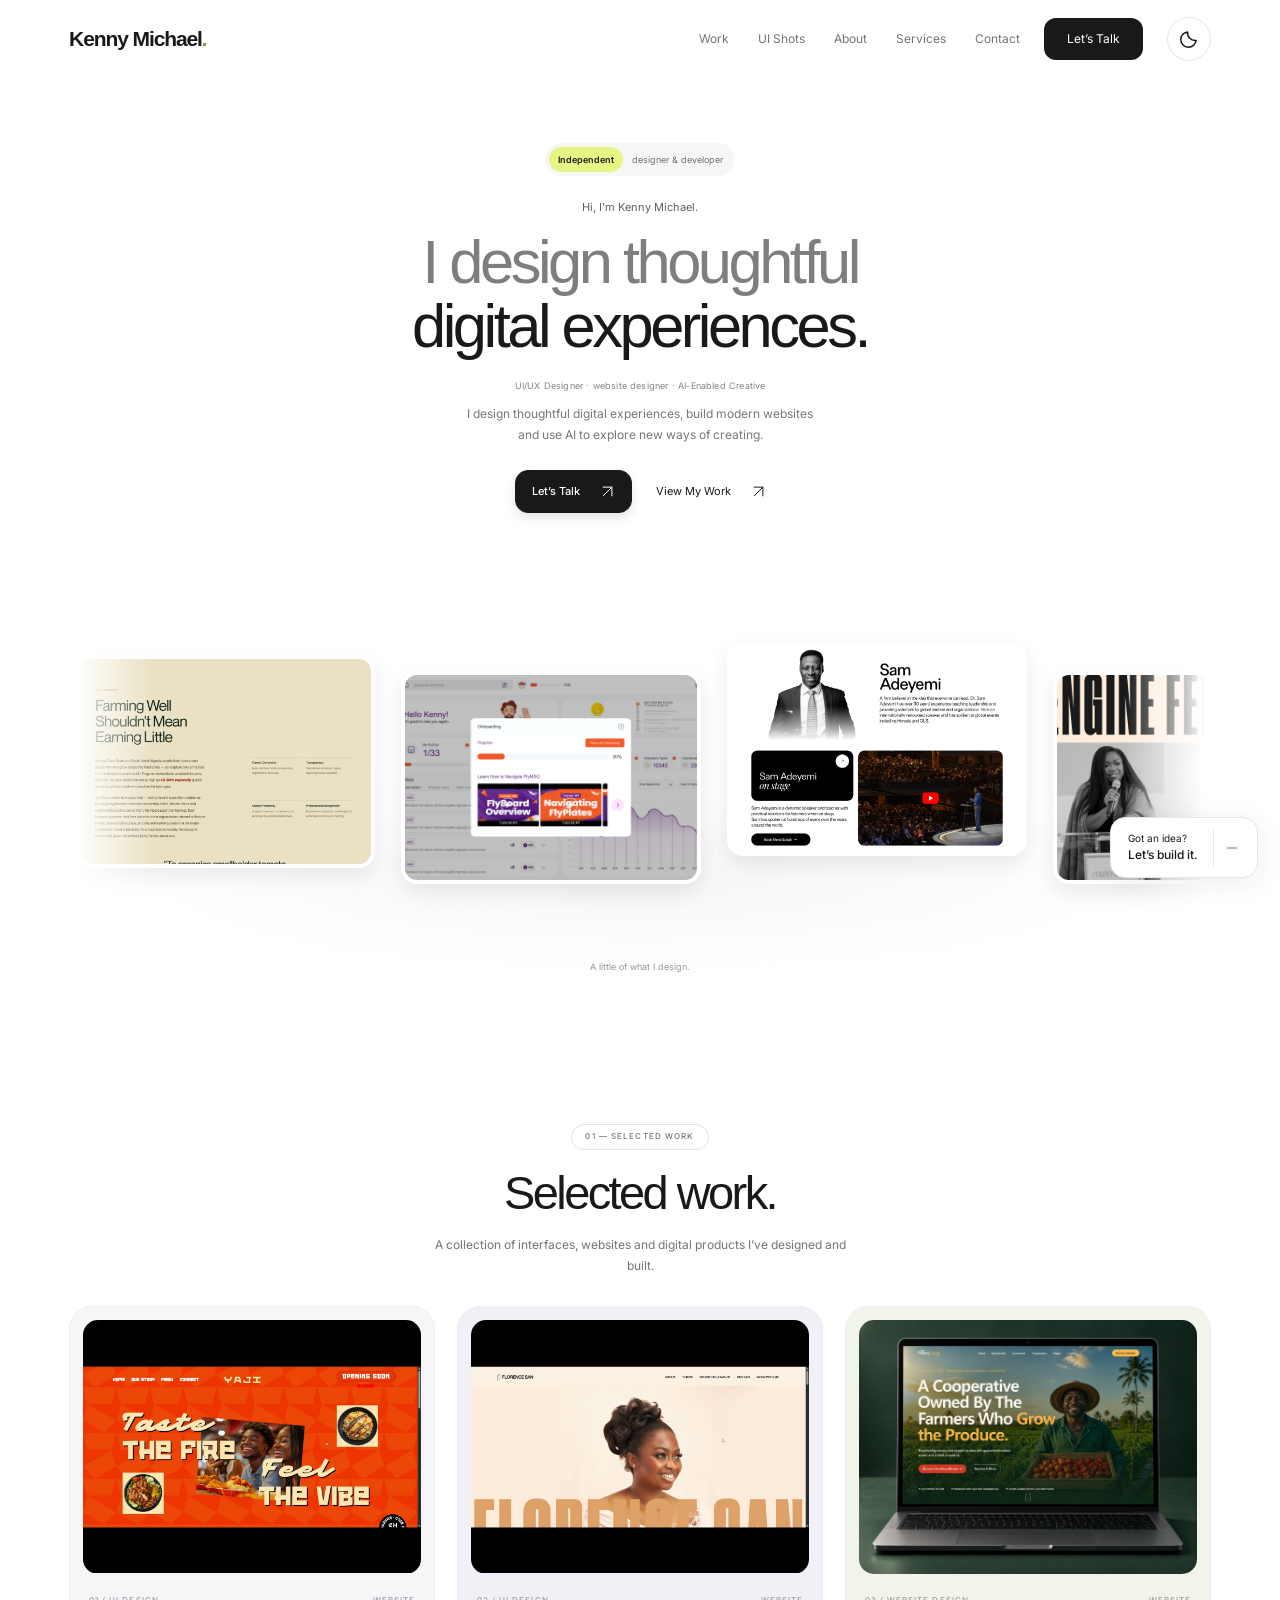
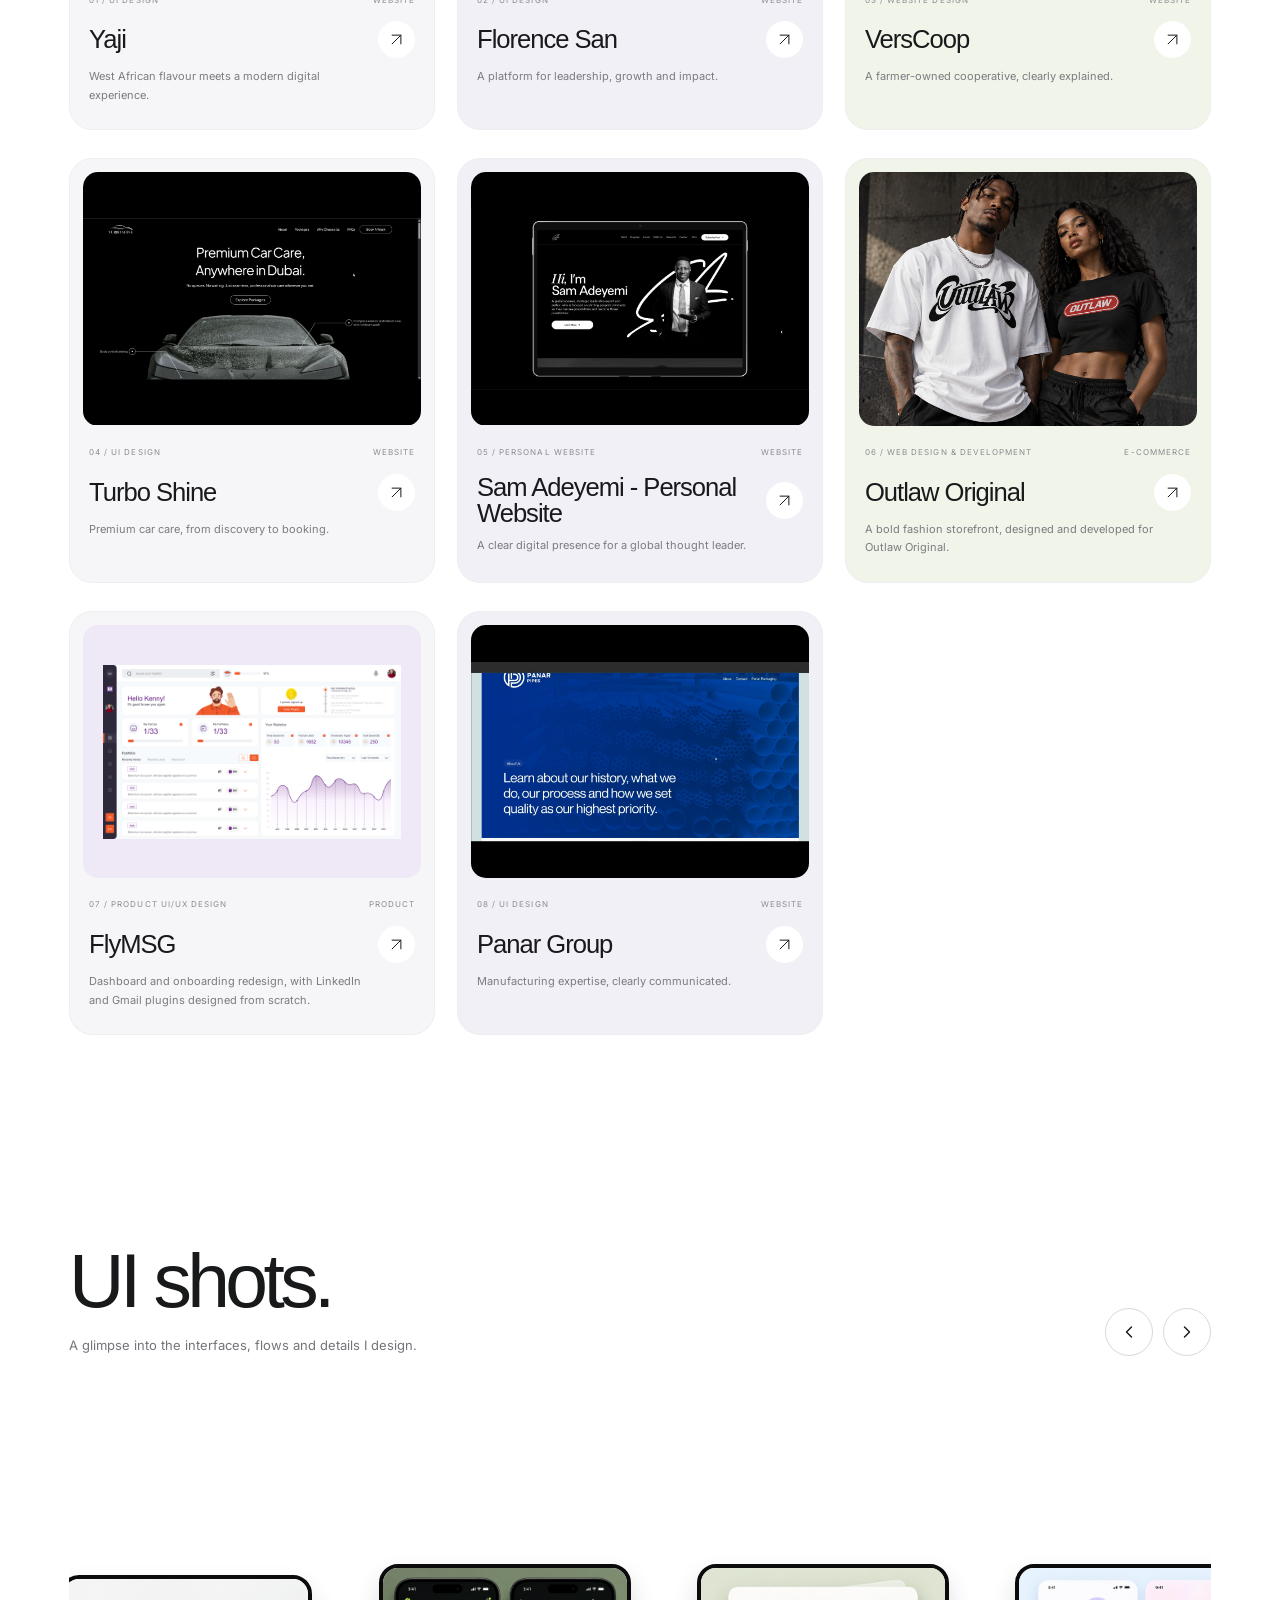
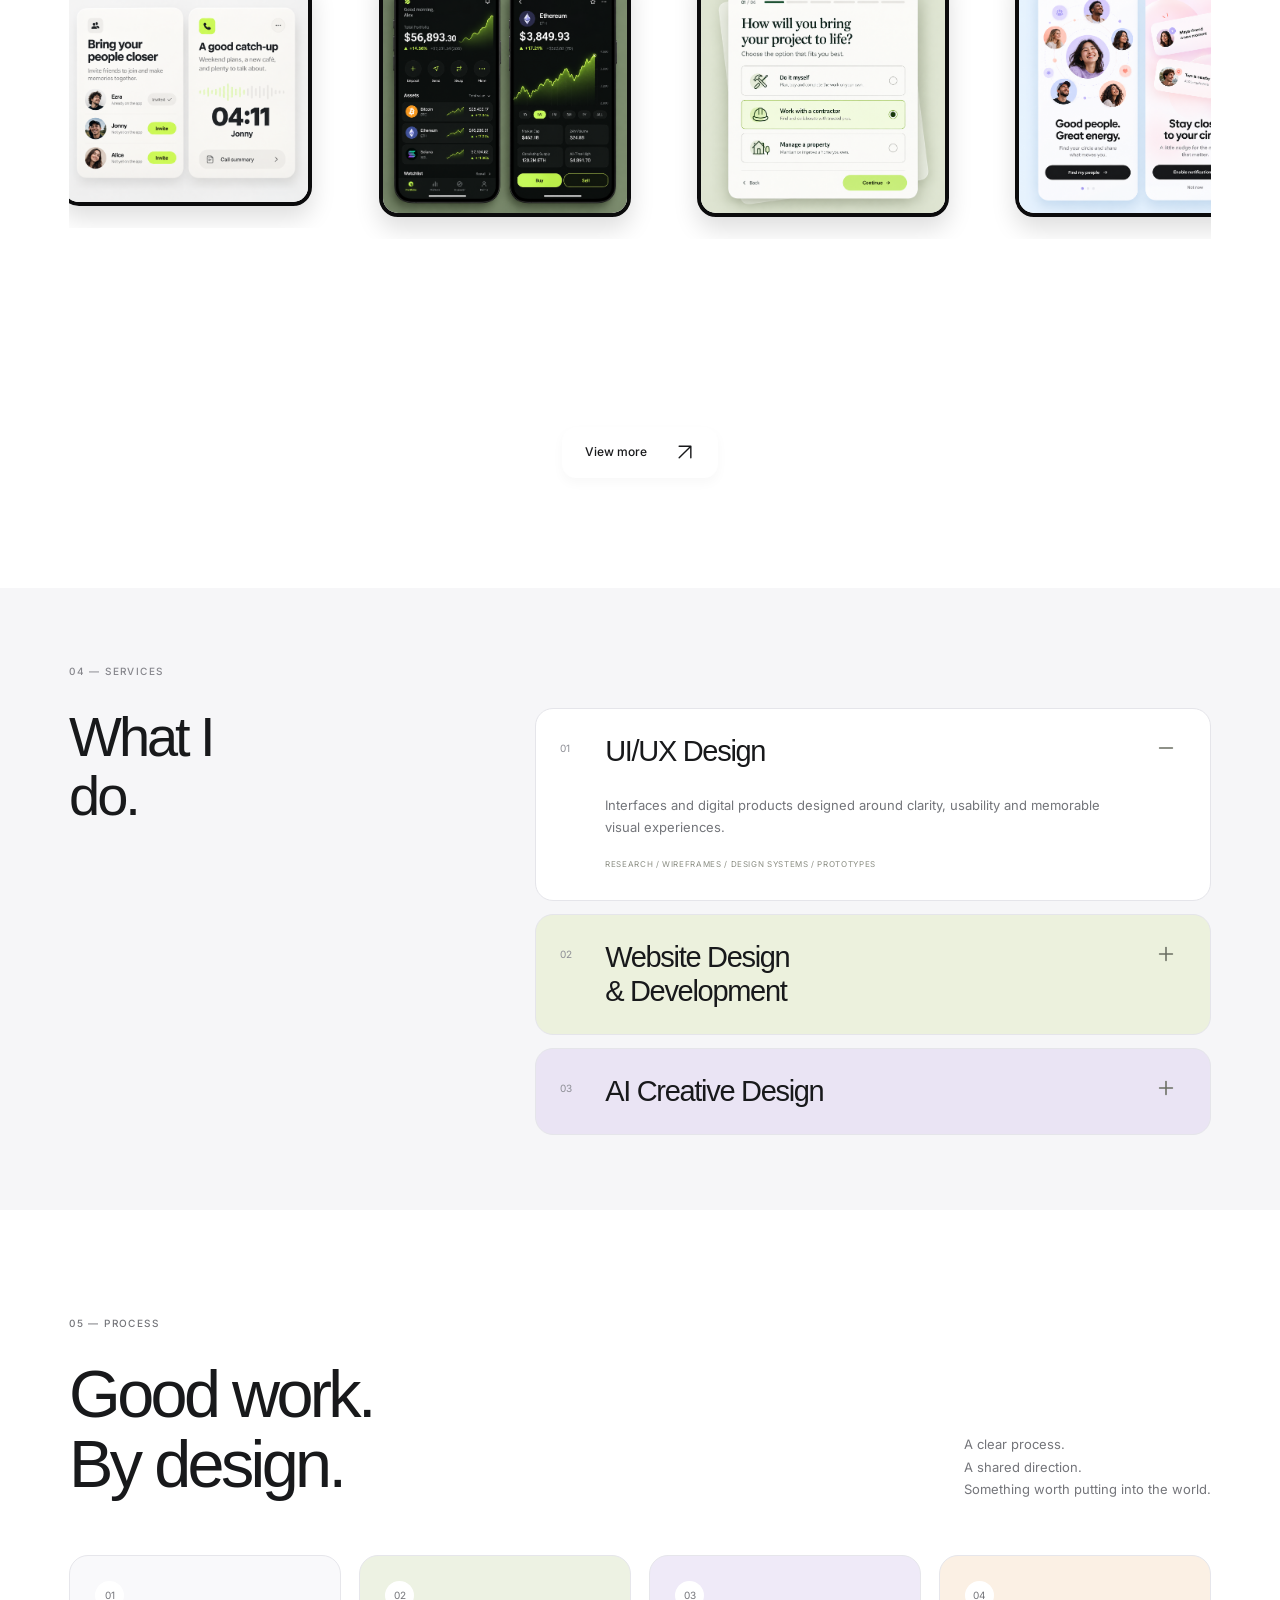
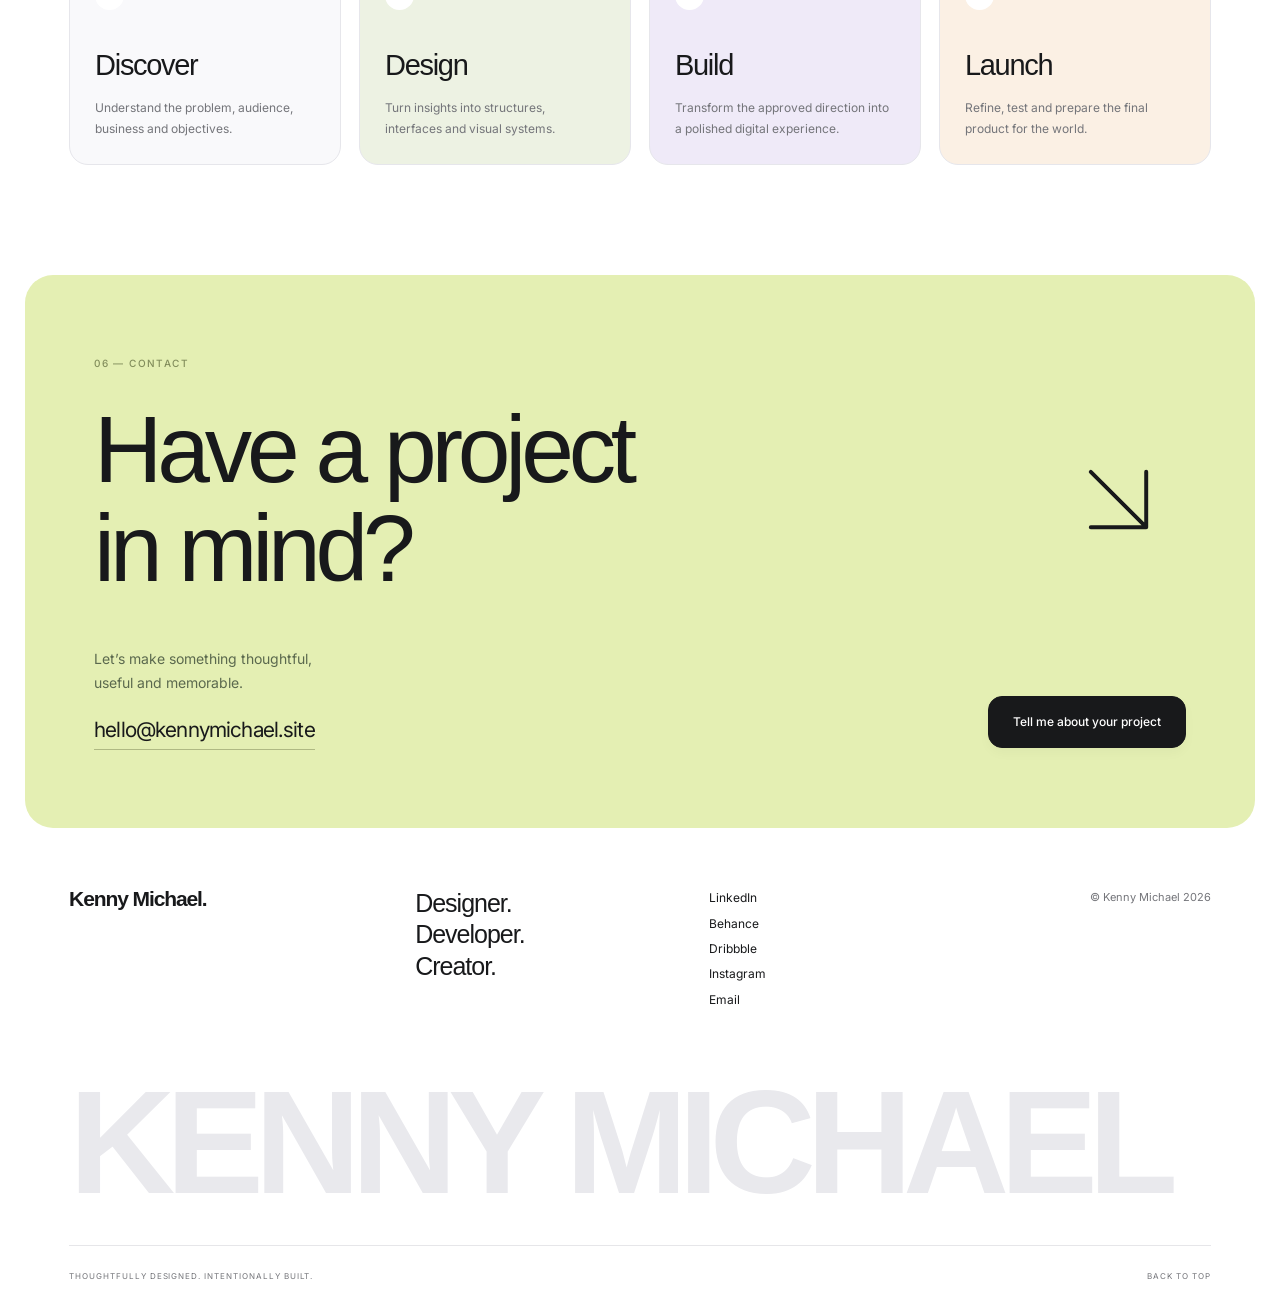
<file: index.html>
<!doctype html>
<html lang="en">
<head>
  <meta charset="utf-8"><meta name="viewport" content="width=device-width,initial-scale=1">
  <title>Kenny Michael — Designer, Developer & AI Creator</title>
  <meta name="description" content="Kenny Michael is an independent UI/UX designer, website developer and AI-enabled creative. Thoughtful digital experiences, built with intention.">
  <meta name="theme-color" content="#f6f5f1">
  <link rel="icon" type="image/svg+xml" href="data:image/svg+xml,%3Csvg xmlns='http://www.w3.org/2000/svg' viewBox='0 0 40 40'%3E%3Crect width='40' height='40' fill='black'/%3E%3Cpath d='M10 9v22m2-11L28 9M12 20l16 11' stroke='white' stroke-width='4'/%3E%3C/svg%3E">
  <link rel="stylesheet" href="https://api.fontshare.com/v2/css?f[]=satoshi@500,700,900&display=swap">
  <link rel="stylesheet" href="https://fonts.googleapis.com/css2?family=Inter:wght@400;500;600;700&display=swap">
  <script src="theme.js"></script><link rel="stylesheet" href="style.css"><link rel="stylesheet" href="theme.css"><script src="content.js" defer></script><script src="menu.js" defer></script><script src="script.js" defer></script>
</head>
<body>

<a class="skip-link" href="#main">Skip to content</a>
<header class="header">
 <a class="wordmark" href="#home">Kenny Michael<span>.</span></a>
 <nav aria-label="Main navigation" class="desktop-nav"><a href="#work">Work</a><a href="ui-shots.html">UI Shots</a><a href="about.html">About</a><a href="#services">Services</a><a href="#contact">Contact</a></nav>
 <button class="nav-cta" data-enquiry>Let’s Talk</button>
 <button class="theme-toggle" data-theme-toggle type="button" aria-label="Switch to dark mode" title="Switch to dark mode"><svg class="theme-moon" viewBox="0 0 24 24" fill="none" stroke="currentColor" stroke-width="1.7" stroke-linecap="round" stroke-linejoin="round" aria-hidden="true"><path d="M20.7 13.1A8.8 8.8 0 0 1 10.9 3.3 8.8 8.8 0 1 0 20.7 13.1Z"/></svg><svg class="theme-sun" viewBox="0 0 24 24" fill="none" stroke="currentColor" stroke-width="1.7" stroke-linecap="round" aria-hidden="true"><circle cx="12" cy="12" r="4"/><path d="M12 2v2m0 16v2M2 12h2m16 0h2M4.9 4.9l1.4 1.4m11.4 11.4 1.4 1.4M4.9 19.1l1.4-1.4M17.7 6.3l1.4-1.4"/></svg></button>
 <details class="page-menu"><summary aria-label="Open navigation"><svg class="icon icon-menu" viewBox="0 0 24 24" width="22" height="22" fill="none" stroke="currentColor" stroke-width="1.7" stroke-linecap="round" aria-hidden="true"><path d="M4 6h16M4 12h16M4 18h16"/></svg><svg class="icon icon-close" viewBox="0 0 24 24" width="22" height="22" fill="none" stroke="currentColor" stroke-width="1.7" stroke-linecap="round" aria-hidden="true"><path d="m6 6 12 12M18 6 6 18"/></svg></summary><nav aria-label="Mobile navigation"><a href="#work">Work</a><a href="ui-shots.html">UI Shots</a><a href="about.html">About</a><a href="#services">Services</a><a href="#contact">Contact</a></nav></details>
</header>
<main id="main">
<section id="home" class="hero wrap playful-hero">
 <div class="hero-pill"><span>Independent</span> designer & developer</div>
 <p class="hello-line">Hi, I’m Kenny Michael.</p>
 <h1><span>I design thoughtful</span><br>digital experiences.</h1>
 <p class="roles">UI/UX Designer · website designer · AI-Enabled Creative</p>
 <p class="hero-description">I design thoughtful digital experiences, build modern websites<br class="desktop-break"> and use AI to explore new ways of creating.</p>
 <div class="hero-actions"><button class="button primary" data-enquiry>Let’s Talk <svg class="icon" viewBox="0 0 24 24" width="20" height="20" fill="none" stroke="currentColor" stroke-width="1.6" stroke-linecap="round" stroke-linejoin="round" aria-hidden="true" focusable="false"><path d="M5 19 19 5M5 5h14v14"/></svg></button><a class="text-link" href="#work">View My Work <svg class="icon" viewBox="0 0 24 24" width="20" height="20" fill="none" stroke="currentColor" stroke-width="1.6" stroke-linecap="round" stroke-linejoin="round" aria-hidden="true" focusable="false"><path d="M5 19 19 5M5 5h14v14"/></svg></a></div>
 <div class="project-playground" aria-label="Selected UI designs">
<div class="hero-shots-window" aria-label="Selected mobile UI designs"><div class="hero-shots-belt"><div class="hero-shots-group"><div class="hero-shot hero-concept-shot"><img src="assets/images/ui-shots/social-widgets.png" alt="social widgets UI concept" width="1312" height="1199"></div><div class="hero-shot hero-concept-shot"><img src="assets/images/ui-shots/crypto-wallet.png" alt="crypto wallet UI concept" width="1254" height="1254"></div><div class="hero-shot hero-concept-shot"><img src="assets/images/ui-shots/onboarding-question.png" alt="onboarding question UI concept" width="1254" height="1254"></div><div class="hero-shot hero-project-shot"><img src="assets/images/verscoop-section-story.jpg" alt="VersCoop case study design" width="2160" height="2967"></div><div class="hero-shot hero-concept-shot"><img src="assets/images/ui-shots/social-onboarding.png" alt="social onboarding UI concept" width="1254" height="1254"></div><div class="hero-shot hero-project-shot"><img src="assets/images/flymsg-onboarding.png" alt="FlyMSG case study design" width="1440" height="840"></div><div class="hero-shot hero-project-shot"><img src="assets/images/case-studies/project-1-5-2.png" alt="Sam Adeyemi - Personal Website case study design" width="1024" height="738"></div><div class="hero-shot hero-project-shot"><img src="assets/images/case-studies/project-4-6-1.png" alt="Florence San case study design" width="1440" height="933"></div><div class="hero-shot hero-concept-shot"><img src="assets/images/ui-shots/banking-dashboard.png" alt="banking dashboard UI concept" width="1254" height="1254"></div><div class="hero-shot hero-project-shot"><img src="assets/images/case-studies/project-5-4-1.png" alt="Turbo Shine case study design" width="1440" height="807"></div><div class="hero-shot"><img src="assets/images/ui-shots/contract-notifications.png" alt="Contract notifications" width="375" height="812"></div><div class="hero-shot hero-project-shot"><img src="assets/images/case-studies/project-3-4-2.png" alt="Yaji case study design" width="1440" height="877"></div></div><div class="hero-shots-group" aria-hidden="true"><div class="hero-shot hero-concept-shot"><img src="assets/images/ui-shots/social-widgets.png" alt="" width="1312" height="1199"></div><div class="hero-shot hero-concept-shot"><img src="assets/images/ui-shots/crypto-wallet.png" alt="" width="1254" height="1254"></div><div class="hero-shot hero-concept-shot"><img src="assets/images/ui-shots/onboarding-question.png" alt="" width="1254" height="1254"></div><div class="hero-shot hero-project-shot"><img src="assets/images/verscoop-section-story.jpg" alt="" width="2160" height="2967"></div><div class="hero-shot hero-concept-shot"><img src="assets/images/ui-shots/social-onboarding.png" alt="" width="1254" height="1254"></div><div class="hero-shot hero-project-shot"><img src="assets/images/flymsg-onboarding.png" alt="" width="1440" height="840"></div><div class="hero-shot hero-project-shot"><img src="assets/images/case-studies/project-1-5-2.png" alt="" width="1024" height="738"></div><div class="hero-shot hero-project-shot"><img src="assets/images/case-studies/project-4-6-1.png" alt="" width="1440" height="933"></div><div class="hero-shot hero-concept-shot"><img src="assets/images/ui-shots/banking-dashboard.png" alt="" width="1254" height="1254"></div><div class="hero-shot hero-project-shot"><img src="assets/images/case-studies/project-5-4-1.png" alt="" width="1440" height="807"></div><div class="hero-shot"><img src="assets/images/ui-shots/contract-notifications.png" alt="" width="375" height="812"></div><div class="hero-shot hero-project-shot"><img src="assets/images/case-studies/project-3-4-2.png" alt="" width="1440" height="877"></div></div></div></div>

 </div><p class="playground-hint">A little of what I design.</p>
</section>

 <section id="work" class="section wrap"><p class="section-label">01 — SELECTED WORK</p><div class="section-heading"><h2 class="reveal">Selected work.</h2><p>A collection of interfaces, websites and digital products I’ve designed and built.</p></div><div class="project-grid" id="project-grid"></div><noscript><p>Enable JavaScript to explore the projects.</p></noscript></section>
 <section id="ui-shots" class="section ui-shots"><div class="wrap"><div class="shots-top"><div class="shots-title"><h2 class="reveal">UI shots.</h2><p>A glimpse into the interfaces, flows and details I design.</p></div><div class="shots-actions"><button id="shots-prev" class="shot-control" aria-label="Previous UI shot"><svg class="icon" viewBox="0 0 24 24" width="20" height="20" fill="none" stroke="currentColor" stroke-width="1.7" stroke-linecap="round" stroke-linejoin="round" aria-hidden="true"><path d="m15 18-6-6 6-6"/></svg></button><button id="shots-next" class="shot-control" aria-label="Next UI shot"><svg class="icon" viewBox="0 0 24 24" width="20" height="20" fill="none" stroke="currentColor" stroke-width="1.7" stroke-linecap="round" stroke-linejoin="round" aria-hidden="true"><path d="m9 18 6-6-6-6"/></svg></button></div></div><div class="shots-track" aria-label="UI shots carousel"><div class="shot-slide shot-lilac"><img src="assets/images/ui-shots/social-widgets.png" alt="social widgets UI concept" width="1312" height="1199" loading="lazy"></div><div class="shot-slide shot-lilac"><img src="assets/images/ui-shots/crypto-wallet.png" alt="crypto wallet UI concept" width="1254" height="1254" loading="lazy"></div><div class="shot-slide shot-lilac"><img src="assets/images/ui-shots/onboarding-question.png" alt="onboarding question UI concept" width="1254" height="1254" loading="lazy"></div><div class="shot-slide shot-lilac"><img src="assets/images/ui-shots/social-onboarding.png" alt="social onboarding UI concept" width="1254" height="1254" loading="lazy"></div><div class="shot-slide shot-lilac"><img src="assets/images/ui-shots/banking-dashboard.png" alt="banking dashboard UI concept" width="1254" height="1254" loading="lazy"></div><div class="shot-slide shot-lime"><img src="assets/images/ui-shots/creative-style.png" alt="Creative style social profile UI concept with a frosted glass panel" width="1122" height="1402" loading="lazy"></div><div class="shot-slide shot-lilac"><img src="assets/images/ui-shots/login.png" alt="Mobile login interface" width="375" height="812" loading="lazy"></div><div class="shot-slide shot-lime"><img src="assets/images/ui-shots/kyc-upload.png" alt="Mobile document upload interface" width="375" height="812" loading="lazy"></div><div class="shot-slide shot-peach"><img src="assets/images/ui-shots/kyc-complete.png" alt="Mobile verification complete interface" width="375" height="812" loading="lazy"></div><div class="shot-slide shot-lilac"><img src="assets/images/ui-shots/verify-splash.png" alt="Identity verification welcome screen" width="375" height="812" loading="lazy"></div><div class="shot-slide shot-lime"><img src="assets/images/ui-shots/contracts-home.png" alt="Contracts dashboard" width="375" height="812" loading="lazy"></div><div class="shot-slide shot-peach"><img src="assets/images/ui-shots/contracts-list.png" alt="Contract list interface" width="375" height="812" loading="lazy"></div><div class="shot-slide shot-lilac"><img src="assets/images/ui-shots/contract-notifications.png" alt="Contract notifications" width="375" height="812" loading="lazy"></div><div class="shot-slide shot-lime"><img src="assets/images/ui-shots/home-pending.png" alt="Dashboard with pending contract details" width="375" height="812" loading="lazy"></div><div class="shot-slide shot-peach"><img src="assets/images/ui-shots/contracts-pending.png" alt="Contract list with details panel" width="375" height="812" loading="lazy"></div><div class="shot-slide shot-lilac"><img src="assets/images/ui-shots/home-completed.png" alt="Dashboard with completed contract details" width="375" height="812" loading="lazy"></div><div class="shot-slide shot-lime"><img src="assets/images/ui-shots/contract-details.png" alt="Contract details panel" width="375" height="358" loading="lazy"></div></div><div class="shots-footer"><a class="button shots-more" href="ui-shots.html">View more <svg class="icon" viewBox="0 0 24 24" width="20" height="20" fill="none" stroke="currentColor" stroke-width="1.7" stroke-linecap="round" stroke-linejoin="round" aria-hidden="true"><path d="M5 19 19 5M5 5h14v14"/></svg></a></div></div></section>
 <section id="services" class="section dark"><div class="wrap"><p class="section-label">04 — SERVICES</p><div class="services-grid"><h2 class="reveal">What I<br>do.</h2><div class="accordions">
  <div class="accordion"><h3><button aria-expanded="true" aria-controls="service-1"><span class="service-num">01</span><span>UI/UX Design</span><span class="accordion-state" aria-hidden="true"><svg class="icon icon-expand" xmlns="http://www.w3.org/2000/svg" width="22" height="22" viewBox="0 0 24 24" fill="none" stroke="currentColor" stroke-width="1.7" stroke-linecap="round" stroke-linejoin="round" aria-hidden="true" focusable="false"><path d="M5 12h14"/><path class="plus-stem" d="M12 5v14"/></svg></span></button></h3><div id="service-1" class="accordion-panel"><div><p>Interfaces and digital products designed around clarity, usability and memorable visual experiences.</p><p class="service-tags">RESEARCH / WIREFRAMES / DESIGN SYSTEMS / PROTOTYPES</p></div></div></div>
  <div class="accordion"><h3><button aria-expanded="false" aria-controls="service-2"><span class="service-num">02</span><span>Website Design<br>& Development</span><span class="accordion-state" aria-hidden="true"><svg class="icon icon-expand" xmlns="http://www.w3.org/2000/svg" width="22" height="22" viewBox="0 0 24 24" fill="none" stroke="currentColor" stroke-width="1.7" stroke-linecap="round" stroke-linejoin="round" aria-hidden="true" focusable="false"><path d="M5 12h14"/><path class="plus-stem" d="M12 5v14"/></svg></span></button></h3><div id="service-2" class="accordion-panel" inert><div><p>Modern, responsive websites designed and built to balance aesthetics, usability and performance.</p><p class="service-tags">WEB DESIGN / DEVELOPMENT / E-COMMERCE</p></div></div></div>
  <div class="accordion"><h3><button aria-expanded="false" aria-controls="service-3"><span class="service-num">03</span><span>AI Creative Design</span><span class="accordion-state" aria-hidden="true"><svg class="icon icon-expand" xmlns="http://www.w3.org/2000/svg" width="22" height="22" viewBox="0 0 24 24" fill="none" stroke="currentColor" stroke-width="1.7" stroke-linecap="round" stroke-linejoin="round" aria-hidden="true" focusable="false"><path d="M5 12h14"/><path class="plus-stem" d="M12 5v14"/></svg></span></button></h3><div id="service-3" class="accordion-panel" inert><div><p>Using generative AI and modern creative tools to explore imagery, concepts, visual systems and new digital experiences.</p><p class="service-tags">ART DIRECTION / GENERATIVE IMAGERY / EXPERIMENTS</p></div></div></div>
 </div></div></div></section>
 <section id="process" class="section wrap"><p class="section-label">05 — PROCESS</p><div class="section-heading"><h2 class="reveal">Good work.<br>By design.</h2><p>A clear process.<br>A shared direction.<br>Something worth putting into the world.</p></div><div class="process-grid"><article class="reveal"><span>01</span><h3>Discover</h3><p>Understand the problem, audience, business and objectives.</p></article><article class="reveal"><span>02</span><h3>Design</h3><p>Turn insights into structures, interfaces and visual systems.</p></article><article class="reveal"><span>03</span><h3>Build</h3><p>Transform the approved direction into a polished digital experience.</p></article><article class="reveal"><span>04</span><h3>Launch</h3><p>Refine, test and prepare the final product for the world.</p></article></div></section>
 <section id="contact" class="section dark"><div class="wrap"><p class="section-label">06 — CONTACT</p><div class="contact-heading"><h2 class="reveal">Have a project<br>in mind?</h2><svg class="icon contact-arrow" viewBox="0 0 24 24" width="20" height="20" fill="none" stroke="currentColor" stroke-width="1.6" stroke-linecap="round" stroke-linejoin="round" aria-hidden="true" focusable="false"><path d="M5 19 19 5M5 5h14v14"/></svg></div><div class="contact-bottom"><div><p>Let’s make something thoughtful,<br>useful and memorable.</p><a href="mailto:hello@kennymichael.site">hello@kennymichael.site</a></div><button class="button light" data-enquiry>Tell me about your project</button></div></div></section>
</main>
<footer class="wrap"><div class="footer-grid"><a class="wordmark" href="#home">Kenny Michael.</a><p class="footer-statement">Designer.<br>Developer.<br>Creator.</p><div class="social-links" aria-label="Social profiles"><button data-social="LinkedIn">LinkedIn</button><button data-social="Behance">Behance</button><button data-social="Dribbble">Dribbble</button><button data-social="Instagram">Instagram</button><a href="mailto:hello@kennymichael.site">Email</a></div><p class="footer-location"><span>© Kenny Michael 2026</span></p></div><p class="footer-name" aria-hidden="true">KENNY MICHAEL</p><div class="footer-base"><span>THOUGHTFULLY DESIGNED. INTENTIONALLY BUILT.</span><a href="#home">BACK TO TOP</a></div></footer>
<aside class="contact-widget" aria-label="Quick contact"><button class="widget-close" aria-label="Hide contact widget"><svg class="icon" viewBox="0 0 24 24" width="18" height="18" fill="none" stroke="currentColor" stroke-width="1.7" stroke-linecap="round" aria-hidden="true"><path d="M5 12h14"/></svg></button><button data-enquiry><span>Got an idea?<br><strong>Let’s build it.</strong></span></button></aside>
<a href="#home" class="back-top" aria-label="Back to top" hidden>Top</a>

<dialog id="project-modal" class="project-modal" aria-labelledby="project-title"><div class="dialog-bar"><span>SELECTED WORK / PROJECT DETAILS</span><button data-close aria-label="Close project">Close</button></div><div class="project-modal-content"><p id="project-category" class="eyebrow"></p><h2 id="project-title"></h2><p id="case-study-headline" class="modal-case-headline"></p><p id="case-study-intro" class="modal-case-intro"></p><div class="project-links"><a id="project-live-link" class="button primary" target="_blank" rel="noopener noreferrer">View Live Site</a></div><div class="project-details"><p id="project-description" hidden></p><dl><div><dt>ROLE</dt><dd id="project-role"></dd></div><div><dt id="project-meta-label">TIMELINE</dt><dd id="project-timeline"></dd></div><div><dt>TOOLS</dt><dd id="case-study-tools"></dd></div><div><dt>PROJECT TYPE</dt><dd id="case-study-type"></dd></div></dl></div><img id="gallery-image" src="assets/images/sam-adeyemi-poster.jpg" alt="" width="1200" height="900" hidden><div class="gallery-controls"><button id="gallery-prev" aria-label="Previous gallery image">Previous</button><span id="gallery-position" aria-live="polite"></span><button id="gallery-next" aria-label="Next gallery image">Next</button></div><nav id="case-study-contents" class="case-study-contents" aria-label="Case study sections"></nav><div id="case-study-body"></div><div class="case-study-end"><span>EXPLORE THE FINISHED WEBSITE</span><a id="case-study-live-footer" class="button primary" target="_blank" rel="noopener noreferrer">View Live Site</a></div><div class="project-switch"><button id="project-prev">Previous project</button><button id="project-next">Next project</button></div></div></dialog>
<dialog id="enquiry-modal" class="enquiry-modal" aria-labelledby="enquiry-title"><div class="dialog-bar"><span>LET’S MAKE IT HAPPEN</span><button data-close aria-label="Close enquiry">Close</button></div><div class="enquiry-content"><h2 id="enquiry-title">Tell me<br>what’s next.</h2><p>A few details are all we need to start the conversation.</p><form id="enquiry-form"><div class="form-row"><label>Name<input name="name" autocomplete="name" required maxlength="100" placeholder="Your name"></label><label>Email Address<input name="email" type="email" autocomplete="email" required maxlength="200" placeholder="you@example.com"></label></div><label>Service Required<select name="service" aria-label="Service Required" required><option value="">Select a service</option>UI/UX Design</option><option>Website Design</option><option>Website Development</option><option>AI Creative Design</option><option>Other</option></select></label><label>Project Description<textarea name="description" required minlength="10" maxlength="4000" rows="4" placeholder="What are you thinking? Tell me about your project."></textarea></label><button class="button primary" type="submit">Prepare my enquiry</button><p class="form-note">Opens your email app with your details. You review and send.</p><p id="form-status" role="status"></p><a id="email-fallback" hidden>Open prepared email again</a></form></div></dialog>

<dialog id="social-modal" class="small-modal" aria-labelledby="social-title"><div class="dialog-bar"><span>ELSEWHERE</span><button data-close aria-label="Close social details">Close</button></div><div class="enquiry-content"><h2 id="social-title">Let’s connect.</h2><p id="social-status"></p><a class="text-link" href="mailto:hello@kennymichael.site">Send me an email</a></div></dialog>
</body></html>
</file>
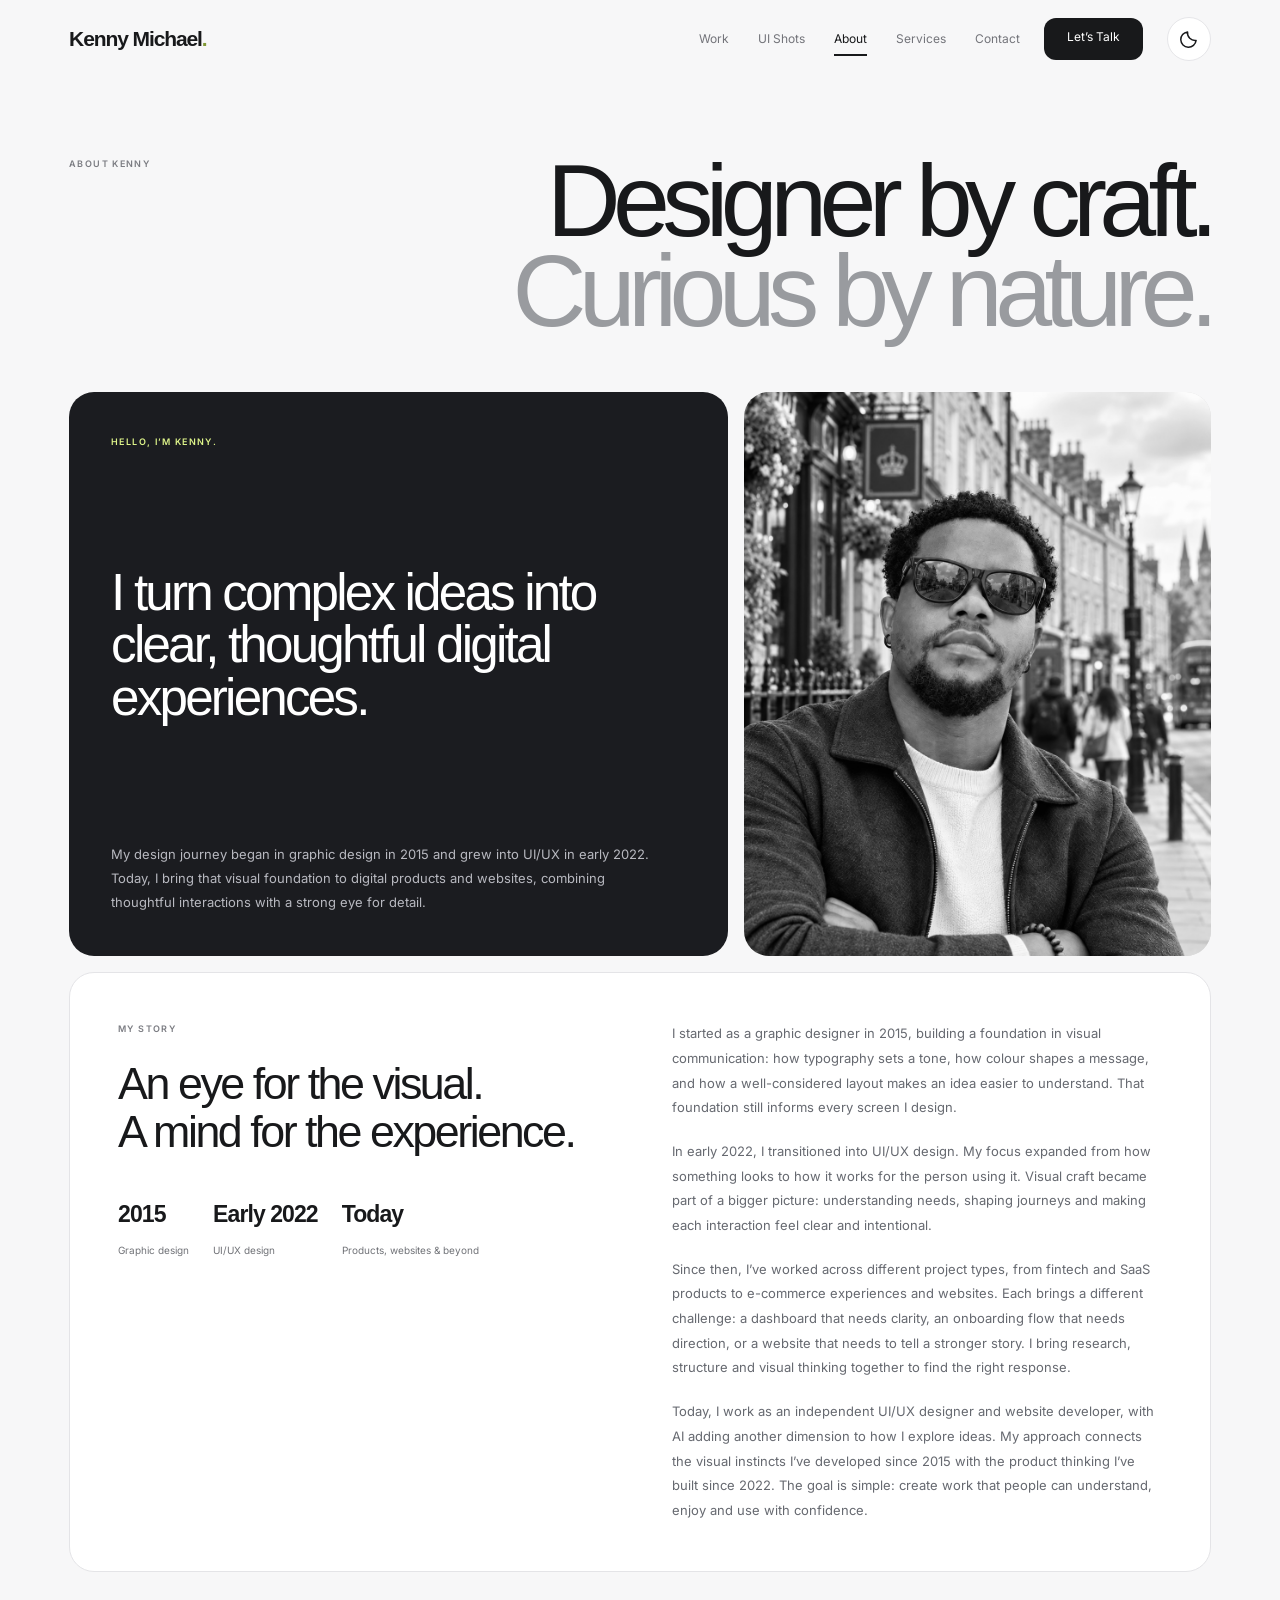
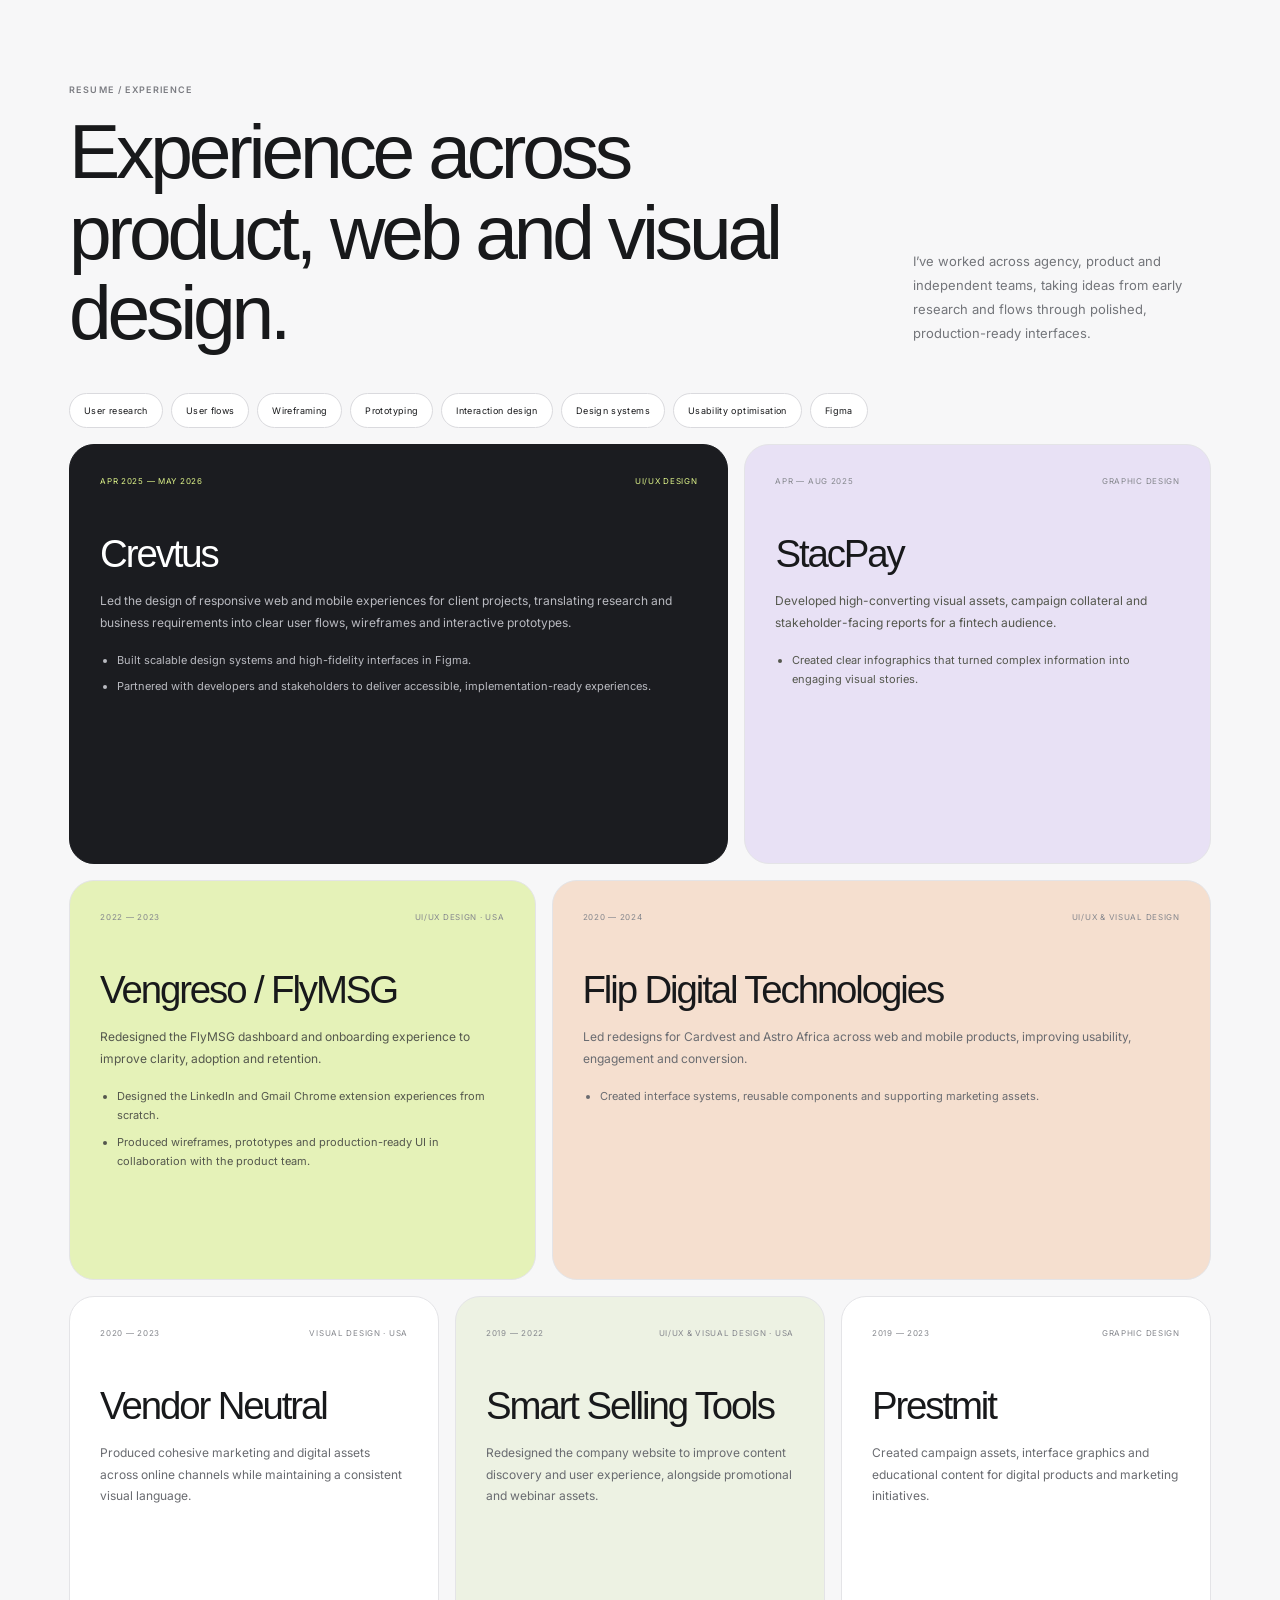
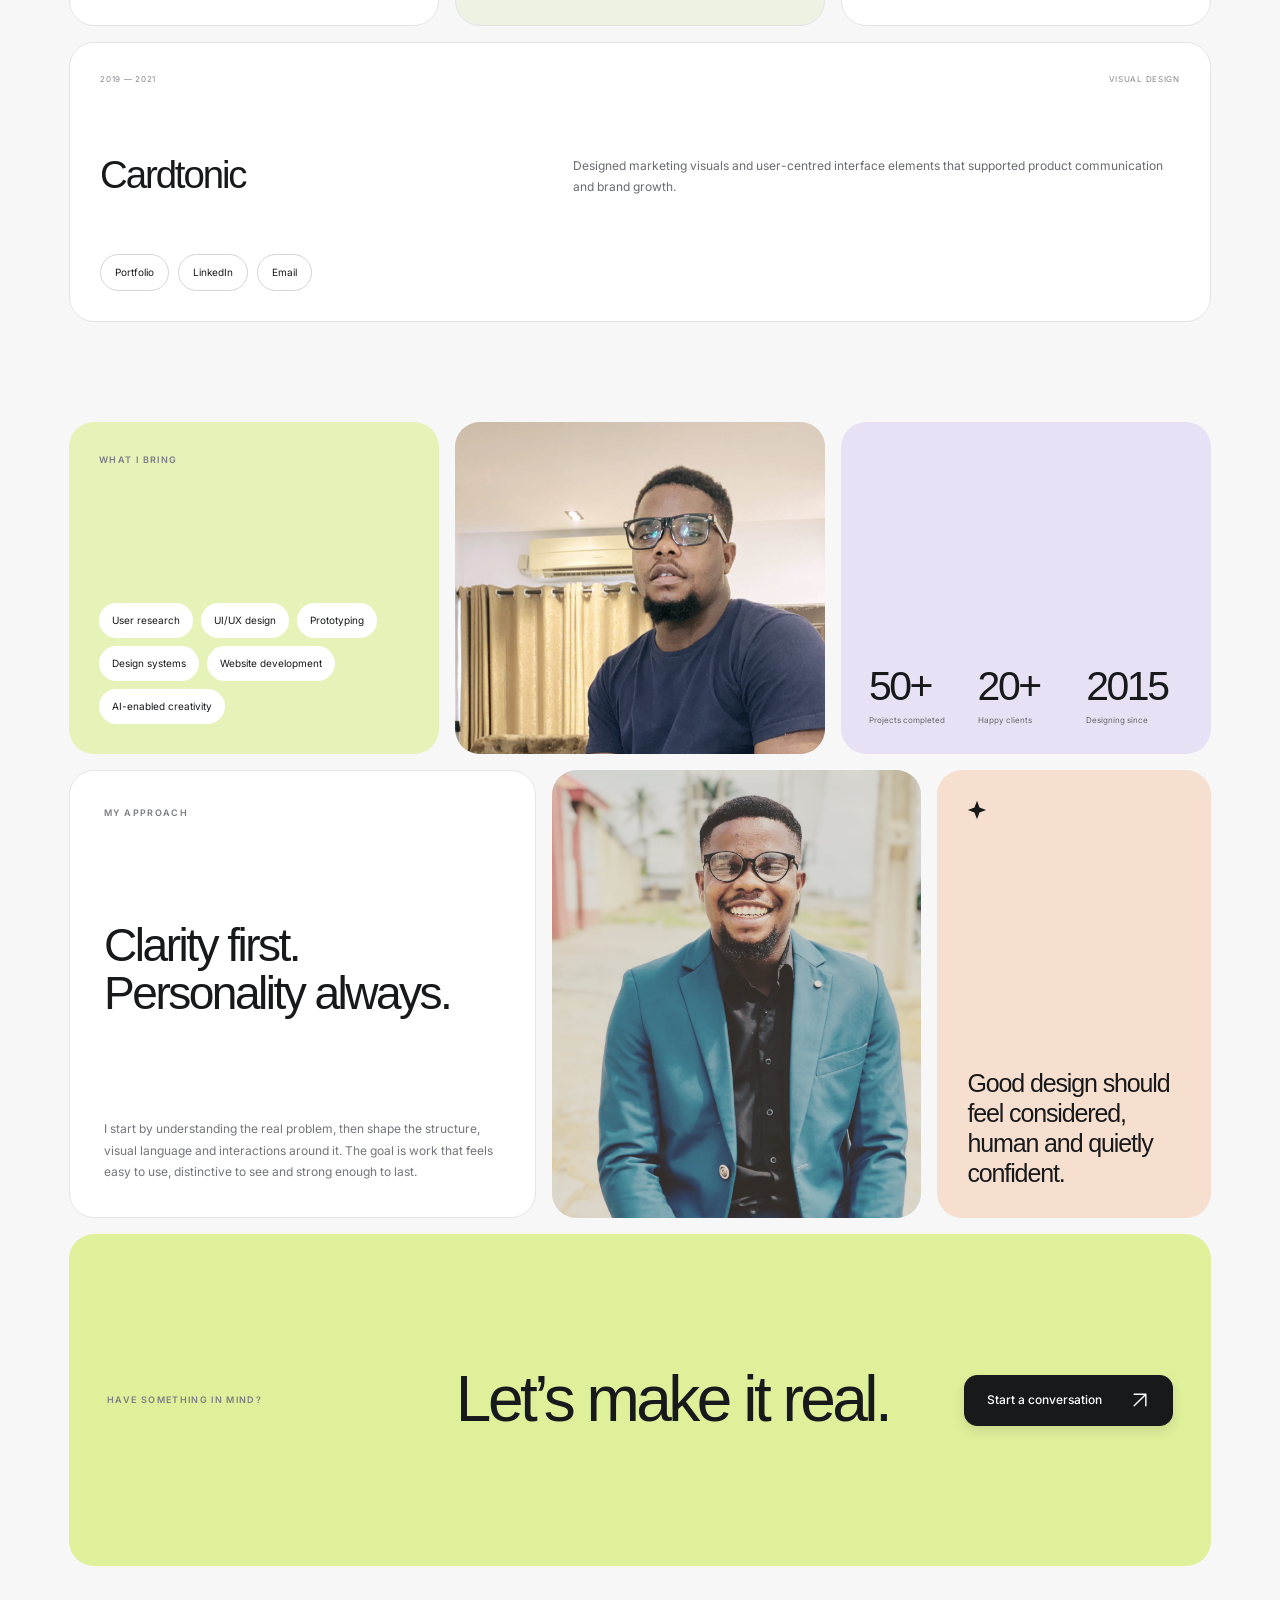
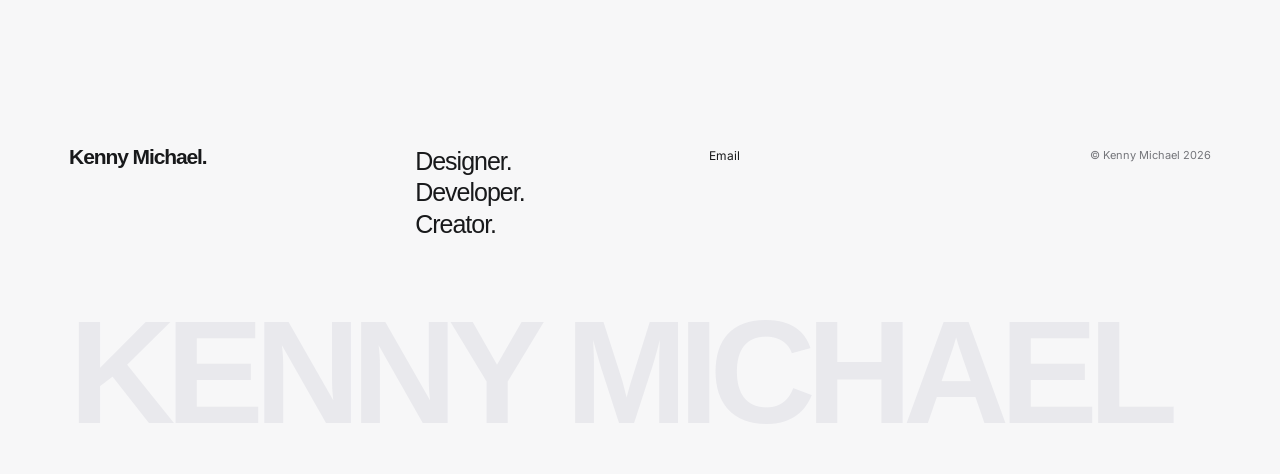
<file: about.html>
<!doctype html>
<html lang="en">
<head>
  <meta charset="utf-8"><meta name="viewport" content="width=device-width,initial-scale=1">
  <title>About Kenny — Kenny Michael</title>
  <meta name="description" content="Meet Kenny Michael, an independent UI/UX designer, website developer and AI-enabled creative.">
  <meta name="theme-color" content="#f7f7f8">
  <link rel="icon" type="image/svg+xml" href="data:image/svg+xml,%3Csvg xmlns='http://www.w3.org/2000/svg' viewBox='0 0 40 40'%3E%3Crect width='40' height='40' fill='black'/%3E%3Cpath d='M10 9v22m2-11L28 9M12 20l16 11' stroke='white' stroke-width='4'/%3E%3C/svg%3E">
  <link rel="stylesheet" href="https://api.fontshare.com/v2/css?f[]=satoshi@500,700,900&display=swap">
  <link rel="stylesheet" href="https://fonts.googleapis.com/css2?family=Inter:wght@400;500;600;700&display=swap">
  <script src="theme.js"></script><link rel="stylesheet" href="style.css"><link rel="stylesheet" href="theme.css"><script src="menu.js" defer></script>
</head>
<body class="about-page">
<a class="skip-link" href="#about-kenny">Skip to content</a>
<header class="header">
  <a class="wordmark" href="index.html#home">Kenny Michael<span>.</span></a>
  <nav aria-label="Main navigation" class="desktop-nav"><a href="index.html#work">Work</a><a href="ui-shots.html">UI Shots</a><a href="about.html" aria-current="page">About</a><a href="index.html#services">Services</a><a href="index.html#contact">Contact</a></nav>
  <a class="nav-cta" href="index.html#contact">Let’s Talk</a>
  <button class="theme-toggle" data-theme-toggle type="button" aria-label="Switch to dark mode" title="Switch to dark mode"><svg class="theme-moon" viewBox="0 0 24 24" fill="none" stroke="currentColor" stroke-width="1.7" stroke-linecap="round" stroke-linejoin="round" aria-hidden="true"><path d="M20.7 13.1A8.8 8.8 0 0 1 10.9 3.3 8.8 8.8 0 1 0 20.7 13.1Z"/></svg><svg class="theme-sun" viewBox="0 0 24 24" fill="none" stroke="currentColor" stroke-width="1.7" stroke-linecap="round" aria-hidden="true"><circle cx="12" cy="12" r="4"/><path d="M12 2v2m0 16v2M2 12h2m16 0h2M4.9 4.9l1.4 1.4m11.4 11.4 1.4 1.4M4.9 19.1l1.4-1.4M17.7 6.3l1.4-1.4"/></svg></button>
 <details class="page-menu"><summary aria-label="Open navigation"><svg class="icon icon-menu" viewBox="0 0 24 24" width="22" height="22" fill="none" stroke="currentColor" stroke-width="1.7" stroke-linecap="round" aria-hidden="true"><path d="M4 6h16M4 12h16M4 18h16"/></svg><svg class="icon icon-close" viewBox="0 0 24 24" width="22" height="22" fill="none" stroke="currentColor" stroke-width="1.7" stroke-linecap="round" aria-hidden="true"><path d="m6 6 12 12M18 6 6 18"/></svg></summary><nav aria-label="Mobile navigation"><a href="index.html#work">Work</a><a href="ui-shots.html">UI Shots</a><a href="about.html" aria-current="page">About</a><a href="index.html#services">Services</a><a href="index.html#contact">Contact</a></nav></details>
</header>
<main id="about-kenny" class="about-main">
  <div class="about-title"><p>ABOUT KENNY</p><h1>Designer by craft.<br><span>Curious by nature.</span></h1></div>
  <section class="about-bento about-opening" aria-label="Introduction to Kenny Michael">
    <article class="bento-card bento-intro"><p class="bento-eyebrow">HELLO, I’M KENNY.</p><h2>I turn complex ideas into clear, thoughtful digital experiences.</h2><p>My design journey began in graphic design in 2015 and grew into UI/UX in early 2022. Today, I bring that visual foundation to digital products and websites, combining thoughtful interactions with a strong eye for detail.</p></article>
    <figure class="bento-card bento-photo bento-photo-main"><img src="assets/images/about/kenny-city.jpeg" alt="Kenny Michael outdoors wearing sunglasses" width="1086" height="1448"></figure>
    <article class="kenny-journey" aria-labelledby="journey-title">
      <div class="journey-heading"><p class="bento-eyebrow">MY STORY</p><h2 id="journey-title">An eye for the visual.<br>A mind for the experience.</h2><div class="journey-milestones"><span><strong>2015</strong>Graphic design</span><span><strong>Early 2022</strong>UI/UX design</span><span><strong>Today</strong>Products, websites &amp; beyond</span></div></div>
      <div class="journey-copy"><p>I started as a graphic designer in 2015, building a foundation in visual communication: how typography sets a tone, how colour shapes a message, and how a well-considered layout makes an idea easier to understand. That foundation still informs every screen I design.</p><p>In early 2022, I transitioned into UI/UX design. My focus expanded from how something looks to how it works for the person using it. Visual craft became part of a bigger picture: understanding needs, shaping journeys and making each interaction feel clear and intentional.</p><p>Since then, I’ve worked across different project types, from fintech and SaaS products to e-commerce experiences and websites. Each brings a different challenge: a dashboard that needs clarity, an onboarding flow that needs direction, or a website that needs to tell a stronger story. I bring research, structure and visual thinking together to find the right response.</p><p>Today, I work as an independent UI/UX designer and website developer, with AI adding another dimension to how I explore ideas. My approach connects the visual instincts I’ve developed since 2015 with the product thinking I’ve built since 2022. The goal is simple: create work that people can understand, enjoy and use with confidence.</p></div>
    </article>
  </section>

  <section id="resume" class="resume-section" aria-labelledby="resume-title">
    <div class="resume-heading"><div><p class="bento-eyebrow">RESUME / EXPERIENCE</p><h2 id="resume-title">Experience across product, web and visual design.</h2></div><p>I’ve worked across agency, product and independent teams, taking ideas from early research and flows through polished, production-ready interfaces.</p></div>
    <div class="resume-capabilities"><span>User research</span><span>User flows</span><span>Wireframing</span><span>Prototyping</span><span>Interaction design</span><span>Design systems</span><span>Usability optimisation</span><span>Figma</span></div>
    <div class="resume-grid">
      <article class="resume-card resume-crevtus"><div class="resume-meta"><span>APR 2025 — MAY 2026</span><span>UI/UX DESIGN</span></div><h3>Crevtus</h3><p>Led the design of responsive web and mobile experiences for client projects, translating research and business requirements into clear user flows, wireframes and interactive prototypes.</p><ul><li>Built scalable design systems and high-fidelity interfaces in Figma.</li><li>Partnered with developers and stakeholders to deliver accessible, implementation-ready experiences.</li></ul></article>
      <article class="resume-card resume-stacpay"><div class="resume-meta"><span>APR — AUG 2025</span><span>GRAPHIC DESIGN</span></div><h3>StacPay</h3><p>Developed high-converting visual assets, campaign collateral and stakeholder-facing reports for a fintech audience.</p><ul><li>Created clear infographics that turned complex information into engaging visual stories.</li></ul></article>
      <article class="resume-card resume-vengreso"><div class="resume-meta"><span>2022 — 2023</span><span>UI/UX DESIGN · USA</span></div><h3>Vengreso / FlyMSG</h3><p>Redesigned the FlyMSG dashboard and onboarding experience to improve clarity, adoption and retention.</p><ul><li>Designed the LinkedIn and Gmail Chrome extension experiences from scratch.</li><li>Produced wireframes, prototypes and production-ready UI in collaboration with the product team.</li></ul></article>
      <article class="resume-card resume-flip"><div class="resume-meta"><span>2020 — 2024</span><span>UI/UX &amp; VISUAL DESIGN</span></div><h3>Flip Digital Technologies</h3><p>Led redesigns for Cardvest and Astro Africa across web and mobile products, improving usability, engagement and conversion.</p><ul><li>Created interface systems, reusable components and supporting marketing assets.</li></ul></article>
      <article class="resume-card"><div class="resume-meta"><span>2020 — 2023</span><span>VISUAL DESIGN · USA</span></div><h3>Vendor Neutral</h3><p>Produced cohesive marketing and digital assets across online channels while maintaining a consistent visual language.</p></article>
      <article class="resume-card resume-soft"><div class="resume-meta"><span>2019 — 2022</span><span>UI/UX &amp; VISUAL DESIGN · USA</span></div><h3>Smart Selling Tools</h3><p>Redesigned the company website to improve content discovery and user experience, alongside promotional and webinar assets.</p></article>
      <article class="resume-card"><div class="resume-meta"><span>2019 — 2023</span><span>GRAPHIC DESIGN</span></div><h3>Prestmit</h3><p>Created campaign assets, interface graphics and educational content for digital products and marketing initiatives.</p></article>
      <article class="resume-card resume-wide"><div class="resume-meta"><span>2019 — 2021</span><span>VISUAL DESIGN</span></div><h3>Cardtonic</h3><p>Designed marketing visuals and user-centred interface elements that supported product communication and brand growth.</p><div class="resume-links"><a href="https://kennymichael.site" target="_blank" rel="noopener noreferrer">Portfolio</a><a href="https://linkedin.com/in/kennymichaell" target="_blank" rel="noopener noreferrer">LinkedIn</a><a href="mailto:hello@kennymichael.site">Email</a></div></article>
    </div>
  </section>

  <section class="about-bento about-details" aria-label="More about Kenny Michael">
    <article class="bento-card bento-focus"><p class="bento-eyebrow">WHAT I BRING</p><div><span>User research</span><span>UI/UX design</span><span>Prototyping</span><span>Design systems</span><span>Website development</span><span>AI-enabled creativity</span></div></article>
    <figure class="bento-card bento-photo bento-photo-tall"><img src="assets/images/about/kenny-seated.jpeg" alt="Kenny Michael seated indoors" width="1125" height="2000"></figure>
    <article class="bento-card bento-stats"><div><strong>50+</strong><span>Projects completed</span></div><div><strong>20+</strong><span>Happy clients</span></div><div><strong>2015</strong><span>Designing since</span></div></article>
    <article class="bento-card bento-story"><p class="bento-eyebrow">MY APPROACH</p><h2>Clarity first.<br>Personality always.</h2><p>I start by understanding the real problem, then shape the structure, visual language and interactions around it. The goal is work that feels easy to use, distinctive to see and strong enough to last.</p></article>
    <figure class="bento-card bento-photo bento-photo-smile"><img src="assets/images/about/kenny-suit.jpeg" alt="Kenny Michael smiling in a blue suit" width="1477" height="1536"></figure>
    <article class="bento-card bento-note"><svg class="icon" viewBox="0 0 24 24" width="28" height="28" fill="currentColor" aria-hidden="true"><path d="m12 1 3 8 8 3-8 3-3 8-3-8-8-3 8-3Z"/></svg><p>Good design should feel considered, human and quietly confident.</p></article>
    <article class="bento-card bento-cta"><p class="bento-eyebrow">HAVE SOMETHING IN MIND?</p><h2>Let’s make it real.</h2><a class="button primary" href="mailto:hello@kennymichael.site">Start a conversation <svg class="icon" viewBox="0 0 24 24" width="20" height="20" fill="none" stroke="currentColor" stroke-width="1.7" stroke-linecap="round" stroke-linejoin="round" aria-hidden="true"><path d="M5 19 19 5M5 5h14v14"/></svg></a></article>
  </section>


</main>
<footer class="wrap"><div class="footer-grid"><a class="wordmark" href="index.html#home">Kenny Michael.</a><p class="footer-statement">Designer.<br>Developer.<br>Creator.</p><div class="social-links" aria-label="Social profiles"><a href="mailto:hello@kennymichael.site">Email</a></div><p class="footer-location"><span>© Kenny Michael 2026</span></p></div><p class="footer-name" aria-hidden="true">KENNY MICHAEL</p></footer>
</body></html>
</file>
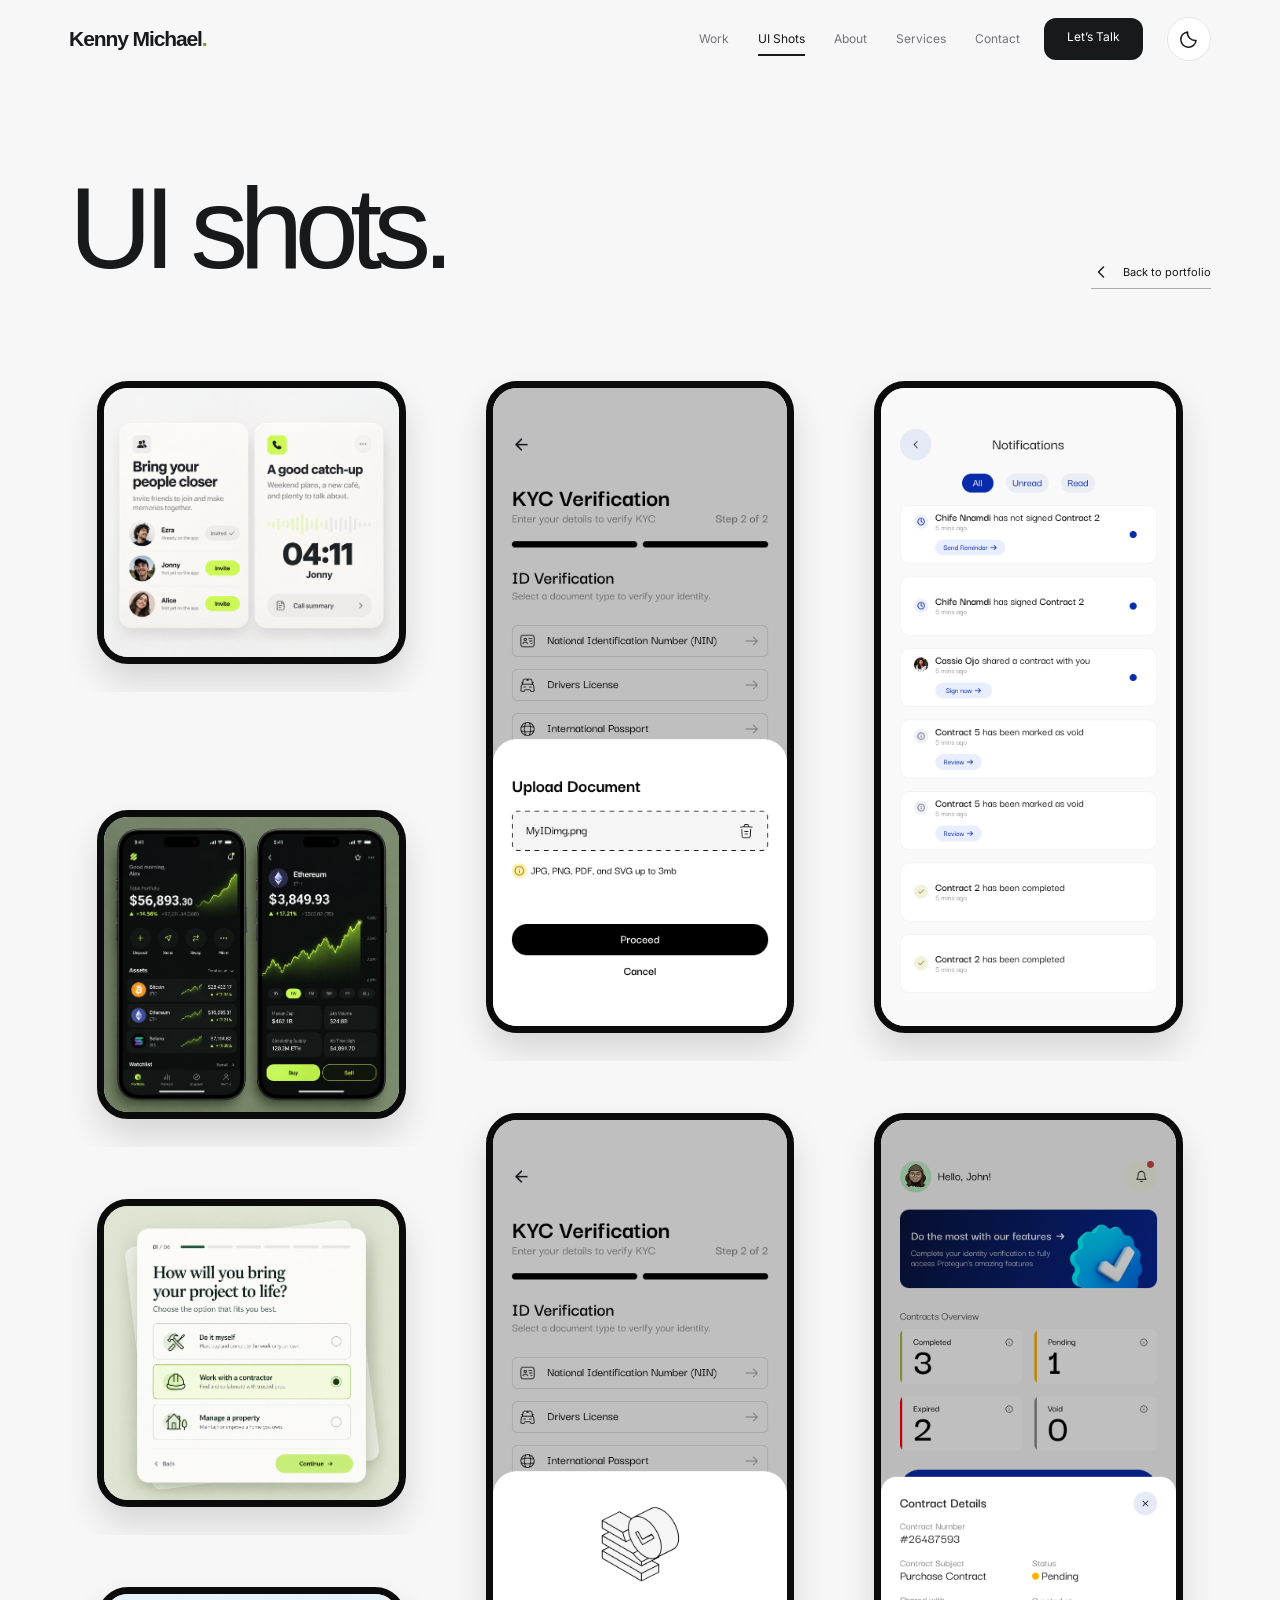
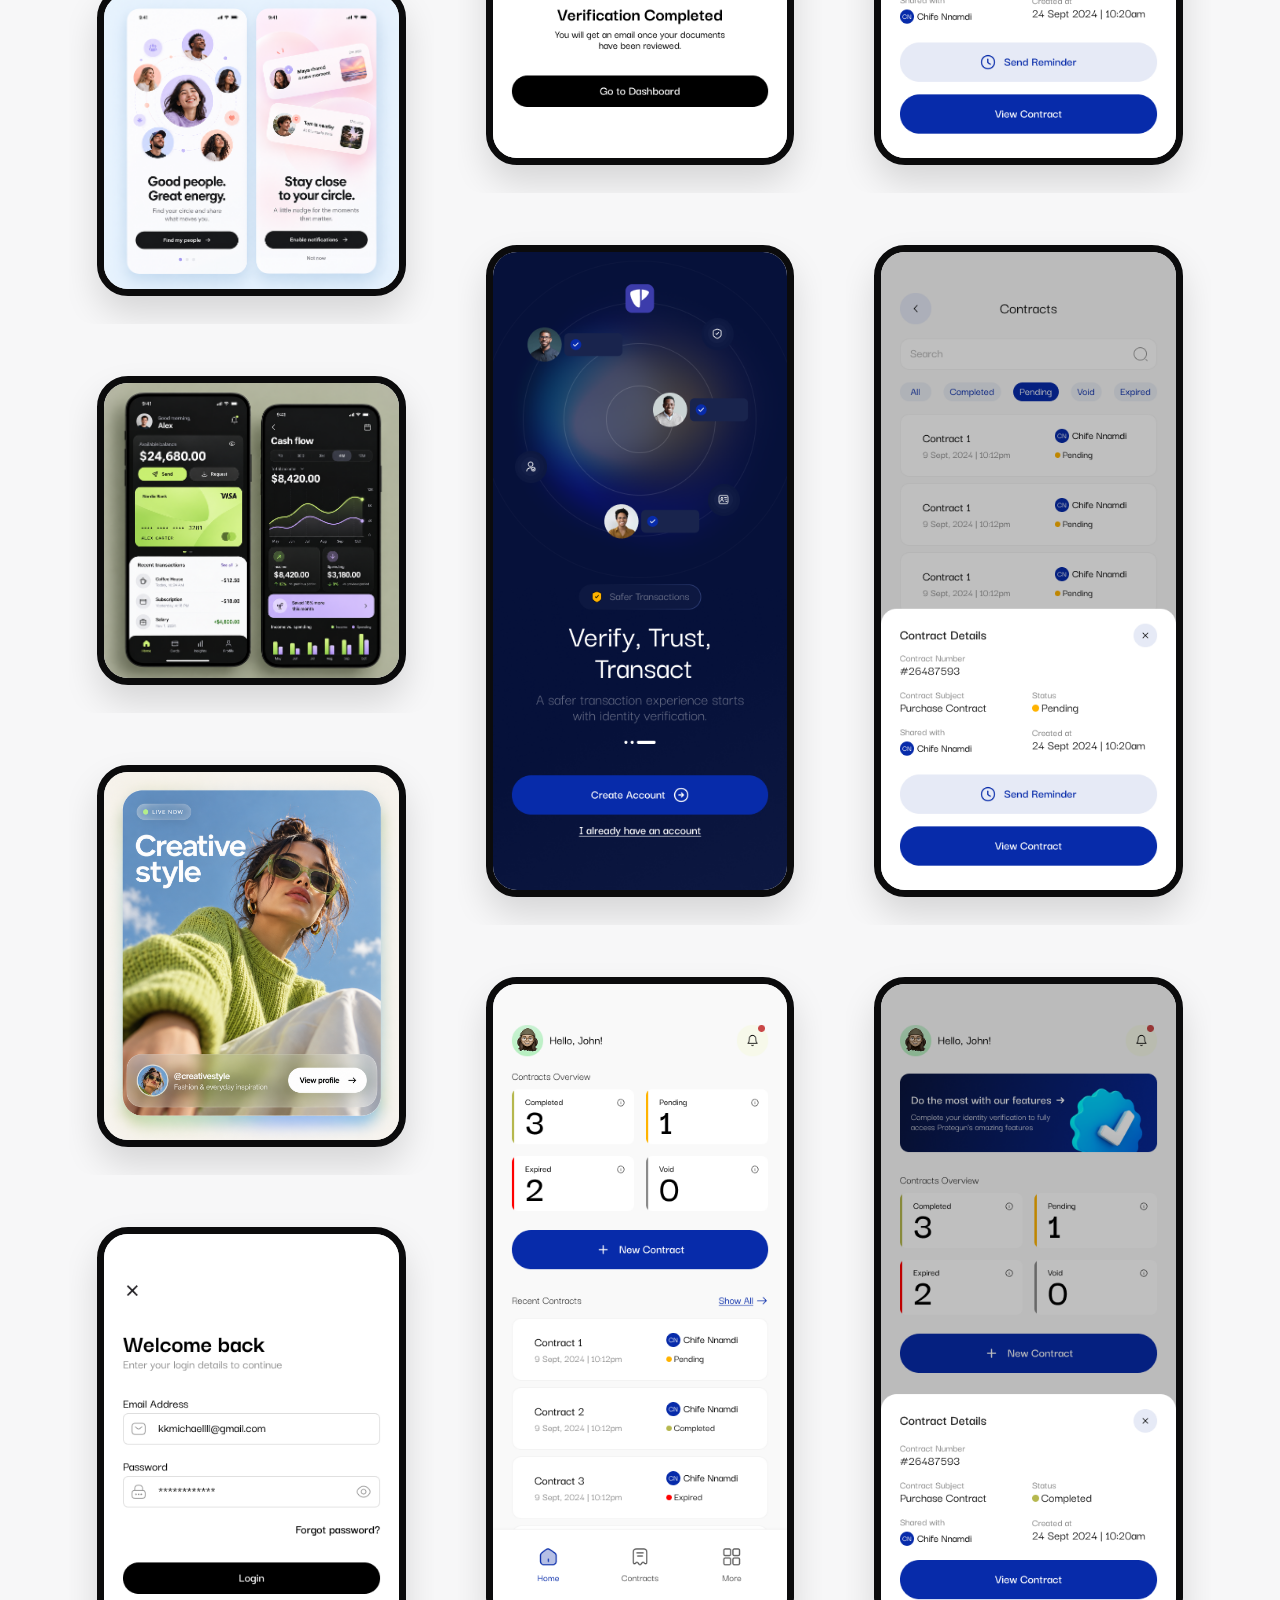
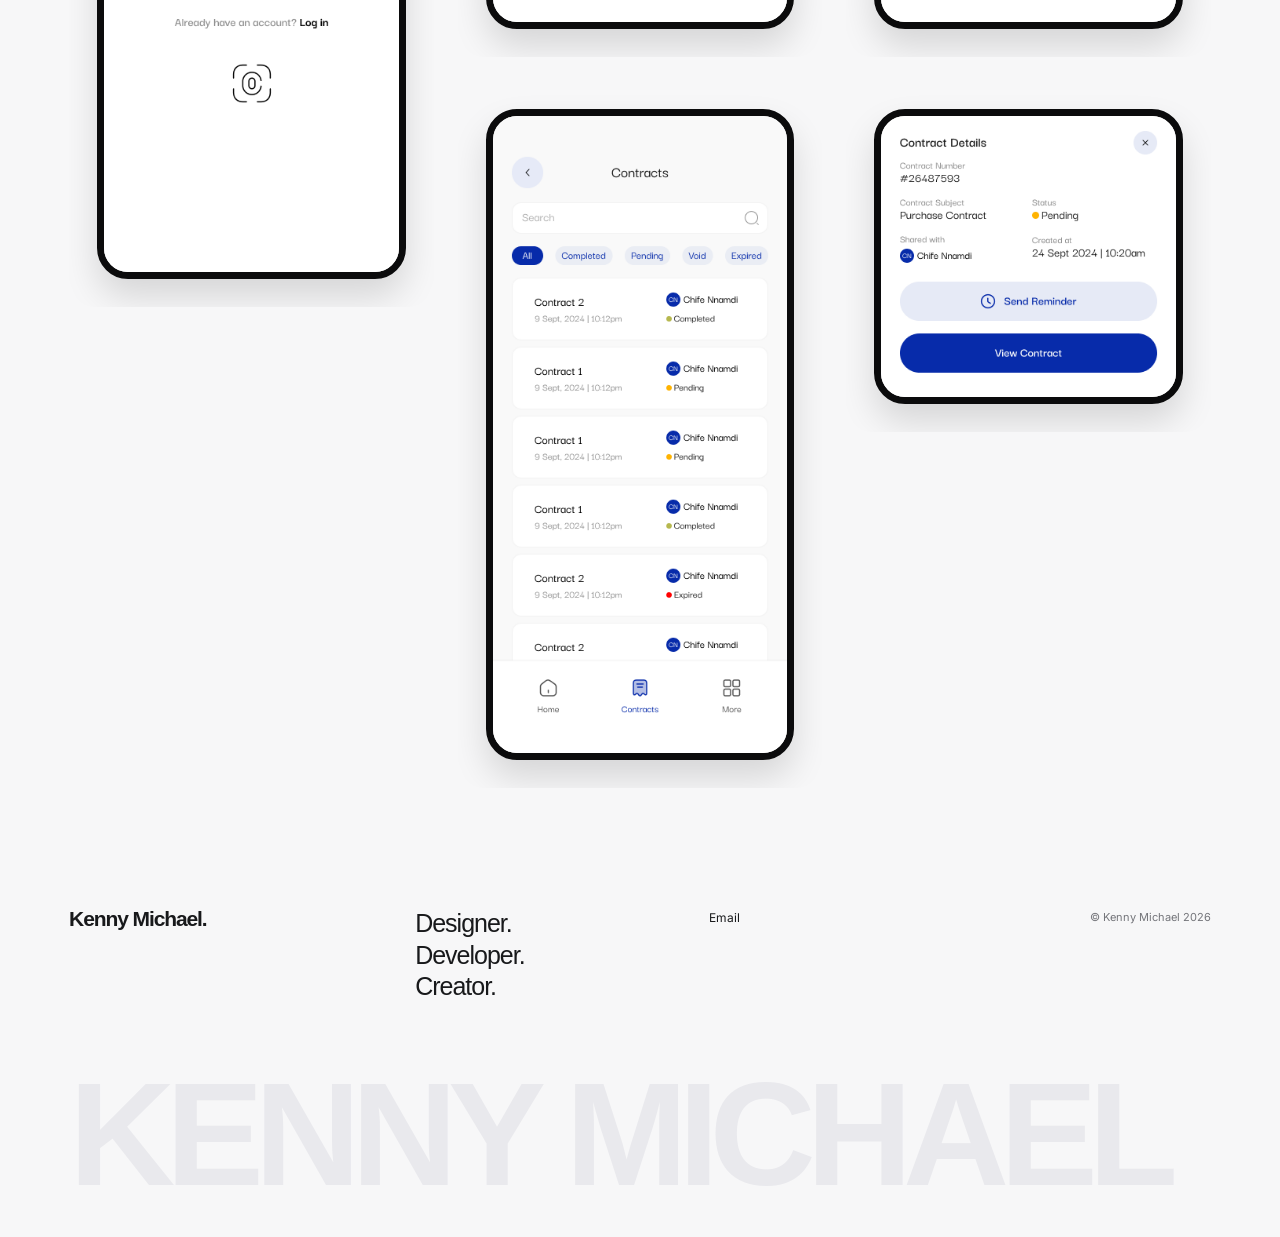
<file: ui-shots.html>
<!doctype html>
<html lang="en">
<head>
  <meta charset="utf-8"><meta name="viewport" content="width=device-width,initial-scale=1">
  <title>UI Shots — Kenny Michael</title>
  <meta name="description" content="A gallery of mobile interface design work by Kenny Michael.">
  <meta name="theme-color" content="#f7f7f8">
  <link rel="icon" type="image/svg+xml" href="data:image/svg+xml,%3Csvg xmlns='http://www.w3.org/2000/svg' viewBox='0 0 40 40'%3E%3Crect width='40' height='40' fill='black'/%3E%3Cpath d='M10 9v22m2-11L28 9M12 20l16 11' stroke='white' stroke-width='4'/%3E%3C/svg%3E">
  <link rel="stylesheet" href="https://api.fontshare.com/v2/css?f[]=satoshi@500,700,900&display=swap">
  <link rel="stylesheet" href="https://fonts.googleapis.com/css2?family=Inter:wght@400;500;600;700&display=swap">
  <script src="theme.js"></script><link rel="stylesheet" href="style.css"><link rel="stylesheet" href="theme.css"><script src="content.js" defer></script><script src="menu.js" defer></script>
</head>
<body class="gallery-page">
<a class="skip-link" href="#gallery">Skip to gallery</a>
<header class="header">
  <a class="wordmark" href="index.html#home">Kenny Michael<span>.</span></a>
  <nav aria-label="Main navigation" class="desktop-nav"><a href="index.html#work">Work</a><a href="ui-shots.html" aria-current="page">UI Shots</a><a href="about.html">About</a><a href="index.html#services">Services</a><a href="index.html#contact">Contact</a></nav>
  <a class="nav-cta" href="index.html#contact">Let’s Talk</a>
  <button class="theme-toggle" data-theme-toggle type="button" aria-label="Switch to dark mode" title="Switch to dark mode"><svg class="theme-moon" viewBox="0 0 24 24" fill="none" stroke="currentColor" stroke-width="1.7" stroke-linecap="round" stroke-linejoin="round" aria-hidden="true"><path d="M20.7 13.1A8.8 8.8 0 0 1 10.9 3.3 8.8 8.8 0 1 0 20.7 13.1Z"/></svg><svg class="theme-sun" viewBox="0 0 24 24" fill="none" stroke="currentColor" stroke-width="1.7" stroke-linecap="round" aria-hidden="true"><circle cx="12" cy="12" r="4"/><path d="M12 2v2m0 16v2M2 12h2m16 0h2M4.9 4.9l1.4 1.4m11.4 11.4 1.4 1.4M4.9 19.1l1.4-1.4M17.7 6.3l1.4-1.4"/></svg></button>
 <details class="page-menu"><summary aria-label="Open navigation"><svg class="icon icon-menu" viewBox="0 0 24 24" width="22" height="22" fill="none" stroke="currentColor" stroke-width="1.7" stroke-linecap="round" aria-hidden="true"><path d="M4 6h16M4 12h16M4 18h16"/></svg><svg class="icon icon-close" viewBox="0 0 24 24" width="22" height="22" fill="none" stroke="currentColor" stroke-width="1.7" stroke-linecap="round" aria-hidden="true"><path d="m6 6 12 12M18 6 6 18"/></svg></summary><nav aria-label="Mobile navigation"><a href="index.html#work">Work</a><a href="ui-shots.html" aria-current="page">UI Shots</a><a href="about.html">About</a><a href="index.html#services">Services</a><a href="index.html#contact">Contact</a></nav></details>
</header>
<main id="gallery" class="gallery-main">
  <div class="gallery-intro"><h1>UI shots.</h1><a class="gallery-back" href="index.html#ui-shots"><svg class="icon" viewBox="0 0 24 24" width="18" height="18" fill="none" stroke="currentColor" stroke-width="1.7" stroke-linecap="round" stroke-linejoin="round" aria-hidden="true"><path d="m15 18-6-6 6-6"/></svg>Back to portfolio</a></div>
  <div class="masonry-gallery" aria-label="UI design gallery">
<div class="masonry-item shot-lilac"><img src="assets/images/ui-shots/social-widgets.png" alt="social widgets UI concept" width="1312" height="1199" loading="lazy"></div>
<div class="masonry-item shot-lilac"><img src="assets/images/ui-shots/crypto-wallet.png" alt="crypto wallet UI concept" width="1254" height="1254" loading="lazy"></div>
<div class="masonry-item shot-lilac"><img src="assets/images/ui-shots/onboarding-question.png" alt="onboarding question UI concept" width="1254" height="1254" loading="lazy"></div>

<div class="masonry-item shot-lilac"><img src="assets/images/ui-shots/social-onboarding.png" alt="social onboarding UI concept" width="1254" height="1254" loading="lazy"></div>
<div class="masonry-item shot-lilac"><img src="assets/images/ui-shots/banking-dashboard.png" alt="banking dashboard UI concept" width="1254" height="1254" loading="lazy"></div>

    <div class="masonry-item shot-lime"><img src="assets/images/ui-shots/creative-style.png" alt="Creative style social profile UI concept with a frosted glass panel" width="1122" height="1402" loading="lazy"></div>
    <div class="masonry-item shot-lilac"><img src="assets/images/ui-shots/login.png" alt="Mobile login interface" width="375" height="812"></div>
    <div class="masonry-item shot-lime"><img src="assets/images/ui-shots/kyc-upload.png" alt="Mobile document upload interface" width="375" height="812"></div>
    <div class="masonry-item shot-peach"><img src="assets/images/ui-shots/kyc-complete.png" alt="Mobile verification complete interface" width="375" height="812"></div>
    <div class="masonry-item shot-lilac"><img src="assets/images/ui-shots/verify-splash.png" alt="Identity verification welcome screen" width="375" height="812" loading="lazy"></div>
    <div class="masonry-item shot-lime"><img src="assets/images/ui-shots/contracts-home.png" alt="Contracts dashboard" width="375" height="812" loading="lazy"></div>
    <div class="masonry-item shot-peach"><img src="assets/images/ui-shots/contracts-list.png" alt="Contract list interface" width="375" height="812" loading="lazy"></div>
    <div class="masonry-item shot-lilac"><img src="assets/images/ui-shots/contract-notifications.png" alt="Contract notifications" width="375" height="812" loading="lazy"></div>
    <div class="masonry-item shot-lime"><img src="assets/images/ui-shots/home-pending.png" alt="Dashboard with pending contract details" width="375" height="812" loading="lazy"></div>
    <div class="masonry-item shot-peach"><img src="assets/images/ui-shots/contracts-pending.png" alt="Contract list with details panel" width="375" height="812" loading="lazy"></div>
    <div class="masonry-item shot-lilac"><img src="assets/images/ui-shots/home-completed.png" alt="Dashboard with completed contract details" width="375" height="812" loading="lazy"></div>
    <div class="masonry-item shot-lime"><img src="assets/images/ui-shots/contract-details.png" alt="Contract details panel" width="375" height="358" loading="lazy"></div>
  </div>
</main>
<footer class="wrap"><div class="footer-grid"><a class="wordmark" href="index.html#home">Kenny Michael.</a><p class="footer-statement">Designer.<br>Developer.<br>Creator.</p><div class="social-links" aria-label="Social profiles"><a href="mailto:hello@kennymichael.site">Email</a></div><p class="footer-location"><span>© Kenny Michael 2026</span></p></div><p class="footer-name" aria-hidden="true">KENNY MICHAEL</p></footer>
</body></html>
</file>
<file: style.css>
/* Kenny Michael / an editorial portfolio */
:root{--ink:#202620;--paper:#f6f5f1;--white:#fff;--soft:#eeeee7;--line:#d8dcd2;--muted:#71796e;--accent:#d5e8a9;--dark:#242d26;--heading:'Satoshi',Arial,sans-serif;--body:'Inter',Arial,sans-serif;--gutter:clamp(22px,5.4vw,88px)}
*{box-sizing:border-box}html{scroll-behavior:smooth;scroll-padding-top:105px}body{margin:0;background:var(--paper);color:var(--ink);font-family:var(--body);font-size:15px;line-height:1.7;-webkit-font-smoothing:antialiased}body:has(dialog[open]){overflow:hidden}button,input,select,textarea{font:inherit}button,a{-webkit-tap-highlight-color:transparent;touch-action:manipulation}button{cursor:pointer;color:inherit}a{color:inherit;text-decoration:none}button{border-radius:0}img{display:block;max-width:100%}video{max-width:100%}h1,h2,h3,p,figure{margin:0}h1,h2,h3,.wordmark{font-family:var(--heading);font-weight:500;letter-spacing:-.055em;line-height:1.05}h2{font-size:clamp(42px,5.2vw,78px)}h3{font-size:28px}::selection{background:var(--accent);color:var(--ink)}:focus-visible{outline:2px solid #718354;outline-offset:6px}[hidden]{display:none!important}.icon{display:inline-block;vertical-align:middle;flex-shrink:0;width:20px;height:20px;pointer-events:none}.wrap{max-width:1600px;margin:auto;padding-left:var(--gutter);padding-right:var(--gutter)}.section{padding-top:105px;padding-bottom:110px}.skip-link{position:fixed;left:20px;top:-90px;z-index:100;background:var(--accent);padding:12px 20px}.skip-link:focus{top:15px}.header{height:88px;position:fixed;top:0;left:0;right:0;z-index:30;display:flex;align-items:center;justify-content:space-between;gap:24px;padding:0 var(--gutter);background:#f6f5f1ed;border-bottom:1px solid #d8dcd280;backdrop-filter:blur(18px)}.wordmark{font-size:23px;font-weight:700;letter-spacing:-1.1px;white-space:nowrap}.wordmark>span{color:#728355}.desktop-nav{display:flex;align-items:center;gap:34px;font-size:12px}.desktop-nav a{padding:10px 0;position:relative;color:#697065}.desktop-nav a:hover,.desktop-nav a[aria-current]{color:var(--ink)}.desktop-nav a:after{content:'';position:absolute;left:0;bottom:3px;height:2px;width:0;background:var(--ink);transition:width .2s}.desktop-nav a:hover:after,.desktop-nav a[aria-current]:after{width:100%}.nav-cta{background:transparent;border:1px solid #aeb5a6;border-radius:30px;padding:9px 23px;min-height:42px;font-size:12px}.nav-cta:hover{background:var(--ink);color:white}.menu-toggle{display:none}.hero{padding-top:145px;padding-bottom:0}.hero-topline,.hero-baseline{display:flex;justify-content:space-between;gap:25px;font-size:9px;letter-spacing:.12em;font-weight:500}.hero-topline>span:first-child{display:flex;align-items:center;gap:9px}.hero-topline>span:first-child:before{content:'';width:6px;height:6px;border-radius:50%;background:#718354}.hero-topline>span:last-child{color:var(--muted)}.hero-layout{display:grid;grid-template-columns:1.4fr 1fr;gap:8%;align-items:end;padding:64px 0 70px}.hero h1{font-size:clamp(80px,9.3vw,147px);letter-spacing:-.07em;line-height:.88;font-weight:500}.hero-hi{display:block;font-size:.4em;letter-spacing:-.045em;margin-bottom:22px;line-height:1.1}.hero-name{display:block}.accent-period{color:#84936b}.hero-introduction{max-width:410px;justify-self:end;padding-bottom:3px}.hero-symbol{width:58px;height:58px;margin-bottom:38px;color:#829266}.hero-symbol svg{width:100%;height:100%}.roles{font-size:10px;line-height:1.9;letter-spacing:.025em;margin-bottom:17px;color:#737b6c}.hero-description{font-size:clamp(18px,1.8vw,27px);line-height:1.55;letter-spacing:-.04em;color:#475042}.hero-actions{display:flex;align-items:center;gap:28px;margin-top:32px}.button{display:inline-flex;align-items:center;justify-content:space-between;gap:28px;border:1px solid #b1b8aa;border-radius:40px;min-height:51px;padding:12px 22px;background:transparent;font-size:12px;font-weight:500;transition:background .25s,transform .25s,color .25s}.button:hover{transform:translateY(-2px);background:var(--accent);color:var(--ink)}.primary{background:var(--ink);color:white;border-color:var(--ink)}.text-link{display:inline-flex;align-items:center;gap:20px;border-bottom:1px solid #8e9886;padding-bottom:7px;font-size:12px}.hero-baseline{border-top:1px solid var(--line);padding:22px 0;color:var(--muted);align-items:center}.hero-baseline a{display:flex;gap:20px;align-items:center;color:var(--ink)}.hero-baseline .icon{width:16px;height:16px}.section-label,.eyebrow{font-size:10px;letter-spacing:.14em;font-weight:500}.section-label{margin-bottom:28px;color:var(--muted)}.section-heading{display:flex;align-items:flex-end;justify-content:space-between;gap:35px;margin-bottom:40px}.section-heading>p{font-size:13px;color:var(--muted);max-width:350px}.section-heading small{font-size:10px;display:block;margin-top:12px}#work{padding-top:65px;padding-bottom:100px}.work-toolbar{display:flex;justify-content:space-between;align-items:center;border-top:1px solid var(--line);padding:20px 0;font-size:9px;letter-spacing:.1em;color:var(--muted)}.preview-toggle{font-size:10px;letter-spacing:0;background:none;border:0;text-decoration:underline;text-underline-offset:4px;min-height:35px;padding:5px 0 5px 15px}.project-grid{display:grid;grid-template-columns:repeat(2,minmax(0,1fr));gap:48px 28px}.project-card{border:0;background:transparent;padding:0;text-align:left;display:flex;flex-direction:column;width:100%;min-width:0}.project-image{width:100%;overflow:hidden;background:#e5e8df;border-radius:7px;position:relative}.project-image img,.project-preview{display:block;width:100%;height:auto;aspect-ratio:4/3;object-fit:cover;transition:transform .8s ease;max-width:100%}.project-card:hover .project-image img,.project-card:hover .project-preview{transform:scale(1.025)}.project-info{width:100%;padding:21px 0 0}.project-meta{display:flex;justify-content:space-between;font-size:8px;letter-spacing:.13em;text-transform:uppercase;color:var(--muted);margin-bottom:14px}.project-title-row{display:flex;justify-content:space-between;align-items:center;gap:15px}.project-title-row h3{font-size:clamp(22px,2.2vw,32px);letter-spacing:-.04em}.project-arrow{width:35px;height:35px;display:grid;place-items:center;border:1px solid #bfc7b4;border-radius:50%;flex-shrink:0;transition:background .25s,transform .25s}.project-arrow .icon{width:15px;height:15px}.project-card:hover .project-arrow{background:var(--accent);transform:rotate(45deg)}.project-info>p{font-size:12px;color:var(--muted);margin-top:9px;padding-right:35px}.dark{background:var(--dark);color:#f4f5ef}.dark .section-label{color:#aab5a3}.muted{color:#9ca995}.about-grid{display:grid;grid-template-columns:1.2fr 1fr;gap:11%}.about-grid h2{line-height:1.05}.about-copy{padding-top:10px}.about-copy p{color:#bbc5b5;margin-bottom:23px;max-width:490px;font-size:14px;line-height:1.8}.about-copy .lead{font-size:26px;letter-spacing:-.045em;color:#f3f6ec;line-height:1.4;margin-bottom:25px}.about-copy .text-link{color:#d5e8a9}.location{font-size:9px;letter-spacing:.15em;line-height:1.8;margin-top:35px;color:#99a890}.about-extras{display:flex;align-items:center;justify-content:space-between;gap:40px;border-top:1px solid #52604e;margin-top:60px;padding-top:35px}.stats{display:grid;grid-template-columns:repeat(3,1fr);width:70%;gap:30px}.stats>div{display:flex;flex-direction:column}.stats strong{font-family:var(--heading);font-size:54px;font-weight:500;letter-spacing:-.065em;line-height:1.1;color:#d5e8a9}.stats span{font-size:10px;color:#b8c3b1;margin-top:10px}.light{background:var(--accent);color:var(--ink);border-color:var(--accent);white-space:nowrap}.light:hover{background:white;border-color:white}#services{padding-top:0}.services-grid{display:grid;grid-template-columns:1fr 1.4fr;gap:12%}.accordions{border-top:1px solid #52604e}.accordion{border-bottom:1px solid #52604e}.accordion h3 button{display:grid;grid-template-columns:25px 1fr 40px;gap:20px;align-items:start;text-align:left;background:transparent;border:0;width:100%;padding:28px 0;font-family:var(--heading);font-size:clamp(25px,2.7vw,40px);letter-spacing:-.045em;line-height:1.2;color:#f4f5ef}.service-num{font:10px var(--body);padding-top:8px;letter-spacing:0;color:#a3b093}.accordion-state{font:10px var(--body);padding-top:9px;letter-spacing:0;color:var(--accent)}.accordion-panel{display:grid;grid-template-rows:0fr;opacity:0;transition:grid-template-rows .3s,opacity .3s}.accordion:has([aria-expanded=true]) .accordion-panel{grid-template-rows:1fr;opacity:1}.accordion-panel>div{overflow:hidden}.accordion-panel p{padding-left:45px;color:#b6c2ac;font-size:13px;max-width:560px}.accordion-panel .service-tags{font-size:8px;letter-spacing:.08em;padding-top:20px;padding-bottom:28px;color:#d5e8a9}.process-grid{display:grid;grid-template-columns:repeat(4,minmax(0,1fr));gap:30px;margin-top:55px}.process-grid article{border-top:1px solid #a8b49e;padding-top:24px}.process-grid article>span{font-size:10px;color:var(--muted)}.process-grid h3{margin:45px 0 18px;font-size:30px;letter-spacing:-.045em}.process-grid p{font-size:12px;color:var(--muted);max-width:230px}#contact{margin:0 22px;border-radius:8px;background:#dce8c5;color:var(--ink);padding-top:80px;padding-bottom:80px}#contact .section-label{color:#657651}.contact-heading{display:flex;align-items:center;justify-content:space-between;gap:40px}.contact-heading h2{font-size:clamp(57px,7.4vw,112px)}.contact-arrow{width:95px;height:95px;margin-right:20px;transform:rotate(90deg);stroke-width:1}.contact-bottom{display:flex;justify-content:space-between;align-items:end;gap:35px;margin-top:48px}.contact-bottom p{font-size:14px;color:#5b694e;margin-bottom:18px}.contact-bottom a{font-size:21px;border-bottom:1px solid #9eac8a;padding-bottom:7px;letter-spacing:-.04em}.contact-bottom .button{background:var(--ink);color:white;border-color:var(--ink);padding:15px 24px}.contact-bottom .button:hover{background:#3d4c36}footer{padding-top:60px}.footer-grid{display:grid;grid-template-columns:1.2fr 1fr .8fr 1fr;gap:35px}.footer-statement{font-family:var(--heading);font-size:25px;letter-spacing:-.04em;line-height:1.25}.social-links{display:flex;flex-direction:column;align-items:start;gap:5px;font-size:12px}.social-links button{border:0;background:none;padding:0;line-height:1.7}.social-links button:hover,.social-links a:hover{text-decoration:underline;text-underline-offset:4px}.footer-location{text-align:right;font-size:11px;color:var(--muted)}.footer-location>span{display:block;margin-top:21px}.footer-name{font-family:var(--heading);font-size:clamp(40px,11.5vw,175px);font-weight:700;letter-spacing:-.065em;line-height:1.05;white-space:nowrap;margin:55px 0 25px;color:#d8dcd1}.footer-base{border-top:1px solid var(--line);padding:24px 0;display:flex;justify-content:space-between;gap:25px;font-size:8px;letter-spacing:.12em;color:var(--muted)}.contact-widget{position:fixed;bottom:22px;right:22px;background:var(--paper);box-shadow:0 5px 30px #1d291a14;border:1px solid var(--line);border-radius:8px;z-index:15;display:flex;align-items:center;flex-direction:row-reverse;gap:5px;padding:7px}.contact-widget>button{border:0;background:none;padding:6px 10px;text-align:left;font-size:10px;line-height:1.5}.contact-widget strong{font-size:12px;font-weight:500}.contact-widget .widget-close{font-size:9px;text-decoration:underline;min-height:36px;color:var(--muted);border-left:1px solid var(--line)}.back-top{position:fixed;bottom:22px;left:22px;border:1px solid var(--line);background:var(--paper);border-radius:50%;width:44px;height:44px;display:grid;place-items:center;font-size:10px;z-index:14}.reveal{transition:opacity .7s,transform .7s}.reveal.is-pending{opacity:0;transform:translateY(22px)}
/* Focused overlays, with complete original project narratives. */
dialog{padding:0;border:1px solid var(--line);background:var(--paper);color:var(--ink);width:min(760px,calc(100% - 40px));max-height:calc(100dvh - 48px);overflow:auto;border-radius:12px;box-shadow:0 30px 120px #0003;overscroll-behavior:contain}dialog::backdrop{background:#111b14a1;backdrop-filter:blur(8px)}.dialog-bar{position:sticky;top:0;z-index:5;display:flex;justify-content:space-between;align-items:center;gap:20px;background:#f6f5f1f5;backdrop-filter:blur(12px);border-bottom:1px solid var(--line);padding:15px 28px;font-size:9px;letter-spacing:.1em}.dialog-bar button{background:transparent;border:1px solid #b7c0ae;border-radius:25px;font-size:11px;padding:7px 16px;min-height:36px}.dialog-bar button:hover{background:var(--accent)}.enquiry-content{padding:40px}.enquiry-content h2{font-size:clamp(40px,5vw,64px);margin-bottom:22px}.enquiry-content>p{font-size:14px;color:var(--muted);margin-bottom:26px}.enquiry-content label{display:block;font-size:11px;margin:20px 0}.enquiry-content input,.enquiry-content textarea,.enquiry-content select{display:block;width:100%;min-width:0;border:1px solid #cbd2c3;border-radius:5px;background:#fff;padding:13px 14px;font-size:16px;color:var(--ink);margin-top:8px}.enquiry-content textarea{resize:vertical;min-height:120px}.form-row{display:grid;grid-template-columns:1fr 1fr;gap:20px}.form-row label{min-width:0}.form-note,#form-status{font-size:11px;line-height:1.7;color:var(--muted);margin-top:15px}.enquiry-content .form-note{font-size:11px;margin:17px 0 0}#email-fallback{font-size:12px;text-decoration:underline}.small-modal{width:min(570px,calc(100% - 40px))}.mobile-menu{width:100%;height:100dvh;max-height:100dvh;max-width:100%;margin:0;border:0;border-radius:0}.mobile-menu nav{padding:45px var(--gutter)}.mobile-menu nav a{font-family:var(--heading);font-size:44px;letter-spacing:-.05em;display:flex;justify-content:space-between;border-bottom:1px solid var(--line);padding:18px 0}.mobile-menu nav a span{font-family:var(--body);font-size:10px;letter-spacing:0;align-self:center;color:var(--muted)}.mobile-menu>p{padding:0 var(--gutter);font-size:9px;letter-spacing:.1em}.project-modal{width:min(1280px,calc(100% - 48px))}.project-modal-content{padding:48px 60px}.project-modal .eyebrow{color:var(--muted);margin-bottom:20px}.project-modal h2{font-size:clamp(40px,5.5vw,76px);max-width:940px;margin-bottom:25px}.modal-case-headline{font-family:var(--heading);font-size:clamp(24px,2.8vw,37px);line-height:1.3;letter-spacing:-.04em;max-width:850px;margin-bottom:20px}.modal-case-intro{font-size:14px;line-height:1.85;color:var(--muted);max-width:760px}.project-links{display:flex;flex-wrap:wrap;gap:20px;margin-top:25px}.project-details{margin:35px 0;border-top:1px solid var(--line);border-bottom:1px solid var(--line);padding:24px 0}.project-details dl{display:grid;grid-template-columns:repeat(4,minmax(0,1fr));gap:24px;margin:0}.project-details dt{font-size:8px;letter-spacing:.12em;color:var(--muted);margin-bottom:8px}.project-details dd{font-size:12px;margin:0}.project-modal-content>#gallery-image{display:block;width:100%;height:auto;border-radius:5px;background:var(--soft)}.gallery-controls{display:flex;justify-content:space-between;align-items:center;margin:20px 0}.gallery-controls button{border:1px solid var(--line);padding:10px 16px;background:var(--paper)}.case-study-contents{display:flex;flex-wrap:wrap;gap:8px;border-top:1px solid var(--line);padding-top:24px;margin:35px 0 40px}.case-study-contents button{border:1px solid #cbd2c3;border-radius:25px;background:transparent;padding:8px 14px;font-size:10px}.case-study-contents button:hover{background:var(--accent)}.modal-case-section{display:grid;grid-template-columns:55px minmax(0,1fr);gap:0 25px;border-top:1px solid var(--line);padding:38px 0 48px}.case-number{font-size:10px;letter-spacing:.1em;color:var(--muted);padding-top:7px}.modal-case-copy h3{font-size:clamp(27px,3vw,40px);letter-spacing:-.04em;line-height:1.15;margin-bottom:23px;scroll-margin-top:90px}.modal-case-copy p{font-size:14px;line-height:1.95;max-width:790px;margin-bottom:20px;color:#616b5a}.modal-case-copy p:last-child{margin-bottom:0}.modal-case-figure{grid-column:1/-1;margin-top:30px}.modal-case-figure img{display:block;width:100%;height:auto;border:1px solid var(--line);border-radius:4px;background:var(--soft)}.modal-case-figure figcaption{font-size:10px;color:var(--muted);margin-top:12px}.modal-case-figure.portrait{max-width:390px;width:100%;justify-self:center}.case-study-end{display:flex;justify-content:space-between;align-items:center;gap:25px;padding:28px 0;border-top:1px solid var(--line)}.case-study-end>span{font-size:9px;letter-spacing:.12em}.project-switch{display:flex;justify-content:space-between;gap:20px;border-top:1px solid var(--line);padding-top:26px}.project-switch button{border:0;border-bottom:1px solid #9fad95;background:none;padding:10px 0;font-size:12px}
@media(min-width:1700px){.header{padding-left:max(var(--gutter),calc((100vw - 1424px)/2));padding-right:max(var(--gutter),calc((100vw - 1424px)/2))}}
@media(max-width:1000px){.hero-layout{gap:5%;grid-template-columns:1.2fr 1fr}.hero h1{font-size:11vw}.hero-symbol{width:42px;height:42px;margin-bottom:24px}.hero-description{font-size:20px}.hero-actions{gap:18px}.hero-topline{font-size:8px}.about-grid{gap:7%}.services-grid{gap:7%;grid-template-columns:.8fr 1.4fr}.project-title-row h3{font-size:24px}.process-grid{gap:22px}.contact-arrow{width:75px;height:75px}.project-modal-content{padding:40px}.footer-grid{gap:22px}.project-grid{gap:40px 22px}}
@media(max-width:760px){html{scroll-padding-top:85px}.header{height:74px}.wordmark{font-size:21px}.desktop-nav,.nav-cta{display:none}.menu-toggle{display:block;min-height:42px;background:transparent;border:1px solid #b5bea9;border-radius:25px;padding:8px 19px;font-size:11px}.hero{padding-top:113px}.hero-topline>span:last-child{display:none}.hero-layout{grid-template-columns:1fr;padding:42px 0;gap:34px}.hero h1{font-size:clamp(74px,16vw,115px);line-height:.9}.hero-hi{font-size:.36em;margin-bottom:18px}.hero-name br{display:block}.hero-name{max-width:580px}.hero-introduction{max-width:540px;justify-self:start;position:relative;padding-right:0}.hero-symbol{display:none}.roles{font-size:9px;margin-bottom:13px}.hero-description{font-size:21px;line-height:1.6;max-width:460px}.hero-actions{margin-top:25px;gap:25px}.hero-baseline{font-size:7px;gap:20px}.hero-baseline>span{max-width:160px}.hero-baseline a{gap:10px}.hero-baseline .icon{width:15px}.section{padding-top:70px;padding-bottom:75px}#work{padding-top:45px;padding-bottom:70px}.section-heading{align-items:start;gap:25px}.section-heading>p{font-size:12px;max-width:260px}.section-heading h2{font-size:42px}.section-label{font-size:9px;margin-bottom:23px}.project-grid{gap:35px 20px}.project-title-row h3{font-size:21px}.project-meta{font-size:7px;letter-spacing:.06em}.project-meta>span:last-child{display:none}.project-arrow{width:29px;height:29px}.project-arrow .icon{width:13px}.project-info>p{font-size:11px;padding-right:0}.project-info{padding-top:17px}.about-grid{grid-template-columns:1fr;gap:33px}.about-grid h2{font-size:54px}.about-grid h2 br:first-child{display:none}.about-copy p{max-width:600px}.about-copy{padding-top:0}.about-extras{align-items:start;flex-direction:column;gap:30px;margin-top:36px;padding-top:30px}.stats{width:100%;gap:20px}.stats strong{font-size:44px}.stats span{font-size:9px}.services-grid{grid-template-columns:1fr;gap:30px}.services-grid h2 br{display:none}.accordion h3 button{font-size:30px}.process-grid{grid-template-columns:1fr 1fr;gap:35px 28px;margin-top:36px}.process-grid h3{margin-top:25px;font-size:29px}.process-grid p{font-size:12px}#contact{margin:0 12px;padding-top:60px;padding-bottom:60px}#contact .wrap{padding-left:calc(var(--gutter) - 12px);padding-right:calc(var(--gutter) - 12px)}.contact-heading h2{font-size:clamp(45px,8.6vw,68px)}.contact-arrow{width:54px;height:54px;margin:0}.contact-bottom{flex-direction:column;align-items:start;gap:30px;margin-top:35px}.contact-bottom a{font-size:20px}.footer-grid{grid-template-columns:1fr 1fr;gap:32px}.footer-location{text-align:left}.footer-name{font-size:11.3vw;margin-top:38px}.footer-base{font-size:7px}.contact-widget{right:12px;bottom:12px}.back-top{left:12px;bottom:12px}.project-modal{width:calc(100% - 20px);max-height:calc(100dvh - 20px);border-radius:8px}.project-modal-content{padding:28px 22px}.dialog-bar{padding:13px 20px;font-size:8px}.project-modal h2{font-size:43px}.project-details dl{grid-template-columns:1fr 1fr;gap:24px}.modal-case-section{grid-template-columns:25px minmax(0,1fr);column-gap:14px;padding:28px 0 35px}.modal-case-copy h3{font-size:29px}.modal-case-copy p{font-size:14px;line-height:1.85}.case-study-contents{gap:7px;margin:28px 0 32px}.case-study-contents button{font-size:10px}.modal-case-figure{margin-top:24px}.case-study-end{align-items:start;flex-direction:column}.case-study-end .button{width:100%}.enquiry-content{padding:30px 24px}.small-modal{width:calc(100% - 24px)}}
@media(max-width:500px){.hero h1{font-size:clamp(72px,20vw,101px)}.hero-name br{display:block}.hero-layout{padding-top:35px;padding-bottom:35px;gap:30px}.hero-description{font-size:18px;max-width:345px}.roles{max-width:290px}.hero-baseline>span{max-width:140px;font-size:6.5px}.hero-baseline a{font-size:7px}.hero-actions .button{min-height:48px;padding:11px 21px;font-size:11px}.hero-actions .text-link{font-size:11px}.section-heading{display:block;margin-bottom:30px}.section-heading>p{margin-top:20px;max-width:310px}.section-heading small{margin-top:9px}.work-toolbar{font-size:8px;letter-spacing:.06em;padding:11px 0}.preview-toggle{font-size:9px}.project-grid{grid-template-columns:1fr;gap:35px}.project-title-row h3{font-size:25px}.project-meta{font-size:8px}.project-meta>span:last-child{display:block}.project-info>p{font-size:12px;margin-top:8px}.project-arrow{width:34px;height:34px}.about-grid h2{font-size:47px}.about-copy .lead{font-size:24px}.about-copy p{font-size:13px}.stats{gap:14px}.stats strong{font-size:39px}.stats span{font-size:9px;max-width:90px}.accordion h3 button{grid-template-columns:20px 1fr 30px;gap:12px;font-size:25px;padding:24px 0}.accordion-panel p{padding-left:32px;font-size:12px}.accordion-panel .service-tags{font-size:7px;line-height:1.9}.process-grid{gap:30px 22px}.process-grid h3{font-size:26px}.process-grid p{font-size:11px}.contact-heading{gap:15px}.contact-heading h2{font-size:46px}.contact-arrow{width:40px;height:40px}.contact-bottom .button{width:100%;white-space:normal;justify-content:center}.footer-grid{gap:30px 20px}.footer-grid>.wordmark{grid-column:1/-1}.footer-statement{font-size:25px}.footer-location{font-size:10px;grid-column:1/-1;display:flex;justify-content:space-between;gap:20px}.footer-location>span{margin-top:0}.footer-base>span{max-width:165px}.contact-widget{display:none}.form-row{grid-template-columns:1fr;gap:0}.enquiry-content label{margin:15px 0}.project-modal h2{font-size:37px}.project-links .button{width:100%}.project-details dd{font-size:11px}.modal-case-headline{font-size:25px}.modal-case-intro{font-size:13px}.project-switch button{font-size:11px}.dialog-bar>span{max-width:220px}.project-modal-content{padding:26px 18px}.case-number{font-size:9px}.modal-case-section{column-gap:10px;grid-template-columns:20px minmax(0,1fr)}.enquiry-content{padding:27px 22px}.form-note{font-size:10px}.back-top{width:39px;height:39px}}
@media(prefers-reduced-motion:reduce){html{scroll-behavior:auto}*,*:before,*:after{animation:none!important;transition:none!important}.reveal.is-pending{opacity:1;transform:none}}
/* Playful studio direction, inspired by the supplied layered-card reference. */
:root{--paper:#fff;--ink:#18191b;--dark:#18191b;--muted:#74757a;--line:#e6e6e9;--accent:#e3f58b;--soft:#f6f6f8}
body{background:white}.header{height:78px;background:#ffffffed;border-bottom:0}.wordmark{font-size:21px}.wordmark>span{color:#809834}.nav-cta{background:var(--ink);color:white;border:0;border-radius:12px}.desktop-nav{gap:29px}.desktop-nav a{color:#73747a}.button{border-radius:13px;box-shadow:0 5px 12px #00000008}.primary{box-shadow:0 5px 12px #0000001a}.primary:hover{background:#303137;color:white;transform:translateY(-3px)}.text-link{border:0;padding-bottom:0}.playful-hero{text-align:center;padding-top:143px;padding-bottom:55px;overflow:hidden;max-width:1800px}.hero-pill{display:inline-flex;align-items:center;gap:9px;background:#f6f6f5;padding:4px 12px 4px 4px;border-radius:30px;font-size:9px;color:#717171}.hero-pill>span{padding:5px 9px;border-radius:20px;background:#e6f584;color:#20211c;font-weight:600}.hello-line{font-size:11px;margin:22px 0 13px;color:#5e5f64}.playful-hero h1{font-size:clamp(38px,4.8vw,72px);line-height:1.04;letter-spacing:-.057em;max-width:850px;margin:auto;font-weight:500}.playful-hero h1>span{color:#7c7e80}.playful-hero .roles{font-size:9px;margin:19px 0 9px;letter-spacing:.02em;color:#85858a}.playful-hero .hero-description{font-size:12px;max-width:530px;line-height:1.8;letter-spacing:0;color:#77787e;margin:auto}.playful-hero .hero-actions{justify-content:center;margin-top:24px;gap:24px}.playful-hero .hero-actions .button{min-height:43px;padding:10px 16px;font-size:11px;gap:20px}.playful-hero .hero-actions .icon{width:15px;height:15px}.playful-hero .text-link{font-size:11px}.project-playground{position:relative;height:380px;max-width:1130px;margin:58px auto 0;isolation:isolate}.project-playground:before{content:'';position:absolute;inset:60% 0 -20px;background:radial-gradient(ellipse,#ececec85,transparent 65%);z-index:-1;filter:blur(18px)}.identity-card{position:absolute;left:50%;top:8px;transform:translateX(-50%) rotate(-3deg);width:260px;height:322px;border:7px solid #1e2021;border-radius:27px;background:#dceb9e;color:#1b2319;z-index:5;box-shadow:0 23px 35px #00000024,0 3px 6px #00000021;overflow:hidden;display:flex;flex-direction:column;justify-content:space-between;padding:20px 17px;transition:transform .45s}.identity-card:hover,.identity-card:focus-within{transform:translateX(-50%) rotate(0) translateY(-7px)}.identity-top{font-size:7px;letter-spacing:.12em;text-align:left;font-weight:600}.monogram{position:relative;font-family:var(--heading);font-weight:900;font-size:155px;line-height:.8;letter-spacing:-.13em;text-align:left;margin-left:0;transform:rotate(-6deg);color:#20291b}.monogram>span{font-size:.68em;margin-left:-5px}.monogram i{display:block;width:30px;height:30px;border-radius:50%;background:#fff5c7;position:absolute;right:0;top:0}.identity-bottom{display:flex;align-items:center;justify-content:space-between;gap:20px;text-align:left;font-size:14px;font-weight:600;letter-spacing:-.03em}.identity-bottom small{display:block;font-size:9px;font-weight:400;letter-spacing:0;margin-top:4px;color:#67734b}.identity-bottom button{border:0;background:#20251d;color:white;width:38px;height:38px;border-radius:50%;display:grid;place-items:center;padding:8px}.identity-bottom button:hover{background:#4a5a39}.fan-card{position:absolute;top:80px;width:260px;height:192px;border:5px solid white;border-radius:14px;background:#fff;box-shadow:0 9px 28px #1515151c;padding:0;overflow:hidden;text-align:left;transition:transform .4s,box-shadow .4s;z-index:1}.fan-card img{display:block;width:100%;height:139px;object-fit:cover;object-position:top}.browser-dots{height:15px;display:flex;gap:3px;padding:4px 5px}.browser-dots i{background:#d8d8db;border-radius:50%;width:4px;height:4px}.fan-caption{display:flex;align-items:center;justify-content:space-between;gap:7px;font-size:8px;line-height:1.3;padding:8px 7px}.fan-caption .icon{width:12px;height:12px}.far-left{left:0;transform:rotate(-10deg);top:99px}.near-left{left:19%;transform:rotate(-5deg);top:72px;z-index:2}.near-right{right:19%;transform:rotate(6deg);top:86px;z-index:2}.far-right{right:0;transform:rotate(10deg);top:95px}.fan-card:hover,.fan-card:focus-visible{transform:translateY(-20px) rotate(0);z-index:6;box-shadow:0 15px 30px #0003}.playground-note{position:absolute;left:5%;top:18px;font-size:12px;font-family:var(--heading);font-style:italic;transform:rotate(-8deg);color:#8e8d91}.floating-tag{position:absolute;right:17%;bottom:30px;background:#e7defa;border:3px solid white;border-radius:30px;padding:10px 16px;box-shadow:0 4px 14px #0001;font-size:10px;display:flex;align-items:center;gap:16px;transform:rotate(5deg);z-index:6}.playground-hint{font-size:9px;color:#96969a;margin-top:8px}.playful-hero .hero-actions .text-link:hover .icon{transform:translate(2px,-2px)}
#about{background:#f6f6f8;color:var(--ink);padding:75px 0}#about>.wrap{display:grid;grid-template-columns:minmax(0,1.35fr) minmax(0,1fr);column-gap:24px;max-width:1320px}#about .section-label{grid-column:1/-1;text-align:center;margin-bottom:30px;color:#7d7d82}#about .about-grid{display:block;background:#1c1d20;color:#fff;border-radius:24px;padding:34px;box-shadow:0 10px 24px #00000012}#about .about-grid h2{font-size:38px;line-height:1.07}#about .about-grid h2 br{display:none}#about .about-grid h2 br:after{content:' '}#about .about-grid h2 .muted{display:block;margin-top:3px;color:#bfc0c5}#about .about-copy{padding-top:20px}#about .about-copy .lead{font-size:19px;color:#ececf0;margin-bottom:17px}#about .about-copy p{font-size:12px;color:#b8b9c0;margin-bottom:17px;line-height:1.8}#about .about-copy .text-link{color:#def19f;border-bottom:1px solid #595d51;font-size:11px;padding-bottom:5px}#about .location{font-size:8px;margin-top:25px;color:#9b9ea4}#about .about-extras{margin:0;padding:0;border:0;display:grid;grid-template-columns:1fr;gap:14px;align-items:stretch}#about .stats{width:100%;display:grid;grid-template-columns:1fr 1fr;gap:14px}#about .stats>div{background:white;border:1px solid #ececef;border-radius:20px;padding:27px 22px;justify-content:center}#about .stats>div:first-child{grid-column:1/-1;background:#e8efdc}#about .stats strong{color:#22232a;font-size:56px}#about .stats span{color:#7b7c81;font-size:10px;max-width:none}#about .about-extras .button{background:#e8e0f5;border:0;border-radius:18px;color:#383141;justify-content:center;font-size:12px;min-height:61px}.section-heading{gap:30px}#work{text-align:center;padding-top:92px}#work .section-label{display:inline-block;border:1px solid #e2e2e7;border-radius:30px;padding:5px 13px;font-size:8px;margin-bottom:18px}#work .section-heading{display:block;margin-bottom:30px}#work h2{font-size:47px}#work .section-heading>p{margin:18px auto 0;max-width:440px;font-size:12px}#work .section-heading small{font-size:9px;color:#929297}.project-grid{text-align:left;gap:30px}.project-card{background:#f6f6f8;border:1px solid #eeeef1;border-radius:23px;padding:13px;transition:transform .3s,box-shadow .3s}.project-card:hover{transform:translateY(-5px);box-shadow:0 18px 35px #0000000c}.project-image{border-radius:15px}.project-card:nth-child(3n+2){background:#f1f0f7}.project-card:nth-child(3n+3){background:#f1f4e9}.project-info{padding:20px 10px 12px}.project-title-row h3{font-size:25px}.project-arrow{border:0;background:white;width:37px;height:37px}.project-meta{font-size:8px;color:#8b8c91}.project-info>p{font-size:11px;color:#7a7c81}.work-toolbar{border-top:0;font-size:8px}.preview-toggle{font-size:10px}#services{padding:75px 0;background:#f6f6f8;color:var(--ink)}#services .section-label{color:#85858b}.services-grid{grid-template-columns:.8fr 1.4fr;gap:7%}.services-grid h2{font-size:56px}.accordions{border:0;display:flex;flex-direction:column;gap:13px}.accordion{border:1px solid #e5e5ea;background:#fff;border-radius:18px;padding:0 24px}.accordion:nth-child(2){background:#ecf1dd}.accordion:nth-child(3){background:#eae4f4}.accordion h3 button{color:var(--ink);font-size:29px;padding:25px 0}.service-num{color:#8d8e95}.accordion-state{color:#696d61}.accordion-panel p{color:#73757a}.accordion-panel .service-tags{color:#8b8e83}.process-grid{gap:18px}.process-grid article{border:1px solid #e6e6eb;background:#f9f9fb;border-radius:19px;padding:25px;transition:transform .3s}.process-grid article:nth-child(2){background:#edf2e3}.process-grid article:nth-child(3){background:#efeaf8}.process-grid article:nth-child(4){background:#fbf0e4}.process-grid article:hover{transform:translateY(-5px)}.process-grid article>span{display:grid;place-items:center;background:white;border-radius:50%;width:29px;height:29px}.process-grid h3{font-size:29px;margin-top:40px}.process-grid p{font-size:12px}#contact{background:#e4efb3;border-radius:28px;margin:0 25px}#contact .section-label{color:#828d5c}.contact-bottom a{border-color:#afb983}.contact-bottom .button{border-radius:14px}.contact-arrow{transform:rotate(90deg);transition:transform .3s}#contact:hover .contact-arrow{transform:rotate(45deg)}.footer-name{color:#e9e9ed}.contact-widget{border-radius:15px}.back-top{background:#f7f7f9}dialog{border-radius:21px}.dialog-bar{background:#fffffff5}.case-study-contents button{border-color:#e2e2e7}.case-study-contents button:hover{background:#e9f1d4}.modal-case-copy p{color:#74767d}.modal-case-figure img{border-radius:12px}.reveal.is-pending{transform:translateY(18px)}
@media(max-width:1100px){.project-playground{max-width:940px}.fan-card{width:230px}.near-left{left:15%}.near-right{right:15%}.floating-tag{right:10%}#about .stats strong{font-size:49px}.project-title-row h3{font-size:23px}}
@media(max-width:760px){.header{height:72px}.playful-hero{padding-top:118px;padding-bottom:45px}.playful-hero h1{font-size:clamp(34px,6vw,46px)}.playful-hero .hero-description{font-size:11px;max-width:400px}.playful-hero .roles{font-size:8px;margin-top:17px}.hello-line{margin-top:19px;font-size:10px}.project-playground{height:310px;margin-top:50px;margin-left:-15px;margin-right:-15px}.identity-card{width:205px;height:264px;top:0;border-width:6px;border-radius:23px;padding:17px 13px}.identity-top{font-size:6px}.monogram{font-size:127px}.identity-bottom{font-size:12px}.identity-bottom small{font-size:8px}.identity-bottom button{width:32px;height:32px}.fan-card{width:190px;height:155px;top:58px;border-width:4px}.fan-card img{height:106px}.browser-dots{height:13px}.fan-caption{font-size:7px;padding:6px}.far-left{left:-50px;top:74px}.near-left{left:6%;top:53px}.near-right{right:6%;top:61px}.far-right{right:-50px;top:78px}.floating-tag{right:7%;bottom:19px;padding:7px 12px;font-size:8px}.playground-note{left:1%;top:7px;font-size:9px}.playground-hint{font-size:8px;margin-top:0}#about{padding:55px 0}#about>.wrap{grid-template-columns:1fr;gap:20px}#about .section-label{margin-bottom:4px}#about .about-grid{padding:30px}#about .about-grid h2{font-size:36px}#about .about-copy p{max-width:100%}#about .about-extras{gap:13px}#about .stats{grid-template-columns:repeat(3,minmax(0,1fr));gap:12px}#about .stats>div:first-child{grid-column:auto}#about .stats>div{padding:24px 18px;min-height:134px}#about .stats strong{font-size:40px}#about .stats span{font-size:9px}#about .about-extras .button{min-height:52px}#work{padding-top:65px}#work h2{font-size:39px}.project-grid{gap:20px}.project-card{padding:10px;border-radius:19px}.project-image{border-radius:12px}.project-info{padding:16px 5px 10px}.project-title-row h3{font-size:20px}.project-info>p{font-size:10px}.project-meta{font-size:7px}.project-arrow{width:29px;height:29px}.services-grid{grid-template-columns:1fr;gap:30px}.services-grid h2{font-size:44px}.accordion h3 button{font-size:27px}.process-grid article{padding:22px}.process-grid h3{margin-top:25px}#contact{margin:0 15px;border-radius:23px}#contact .wrap{padding-left:22px;padding-right:22px}.contact-heading h2{font-size:54px}}
@media(max-width:500px){.playful-hero{padding-top:109px}.hero-pill{font-size:8px}.playful-hero h1{font-size:clamp(31px,8vw,40px);line-height:1.08}.playful-hero .roles{max-width:300px;margin-left:auto;margin-right:auto;font-size:8px}.playful-hero .hero-description{max-width:305px;font-size:11px}.playful-hero .hero-actions{gap:20px;margin-top:22px}.playful-hero .hero-actions .button{min-height:42px;font-size:10px}.playful-hero .text-link{font-size:10px}.project-playground{height:300px;margin:45px -22px 0}.identity-card{width:185px;height:245px;top:8px;border-radius:21px}.monogram{font-size:110px}.identity-top{font-size:5.5px}.identity-bottom{font-size:11px}.identity-bottom small{font-size:7px}.fan-card{width:155px;height:130px;top:70px;border-radius:12px}.fan-card img{height:82px}.near-left{left:-35px;top:64px;transform:rotate(-10deg)}.near-right{right:-35px;top:77px;transform:rotate(10deg)}.far-left,.far-right{display:none}.fan-caption{font-size:6px}.fan-caption .icon{width:10px;height:10px}.playground-note{left:20px;top:1px;font-size:8px}.floating-tag{right:20px;bottom:18px;font-size:7px;padding:6px 10px;gap:10px;max-width:160px}.floating-tag svg{width:13px;height:13px}.playground-hint{font-size:8px}#about .about-grid{padding:25px;border-radius:20px}#about .about-grid h2{font-size:31px}#about .about-copy .lead{font-size:18px}#about .about-copy p{font-size:12px}#about .stats{gap:9px}#about .stats>div{padding:19px 12px;min-height:121px;border-radius:15px}#about .stats strong{font-size:34px}#about .stats span{font-size:8px;line-height:1.6}#work h2{font-size:35px}.project-grid{gap:25px}.project-card{padding:11px}.project-info{padding:18px 8px 11px}.project-title-row h3{font-size:24px}.project-info>p{font-size:11px}.project-meta{font-size:8px}.project-arrow{width:34px;height:34px}.accordion{padding:0 19px}.accordion h3 button{font-size:24px;gap:12px}.process-grid{gap:12px}.process-grid article{padding:20px 16px}.process-grid h3{font-size:25px}.process-grid p{font-size:11px}#contact .wrap{padding:0 21px}.contact-heading h2{font-size:43px}.contact-arrow{width:34px;height:34px}.contact-bottom a{font-size:18px}.footer-name{font-size:11.3vw}.playful-hero .desktop-break{display:none}}
@media(prefers-reduced-motion:reduce){.identity-card,.fan-card,.project-card,.process-grid article,.contact-arrow{transition:none!important}}

/* Preserve the complete FlyMSG dashboard in its project preview. */
.project-image img[src$="flymsg-dashboard.jpeg"]{object-fit:contain;background:#eee8f7;padding:20px}

/* SVG-only interface controls, consistent across mobile platforms. */
.accordion-state{display:grid;place-items:center;padding-top:3px;min-width:24px;min-height:24px}
.accordion-state .icon{width:22px;height:22px}
.accordion [aria-expanded="true"] .plus-stem{opacity:0}
.menu-toggle .icon-close{display:none}
.menu-toggle[aria-expanded="true"] .icon-menu{display:none}
.menu-toggle[aria-expanded="true"] .icon-close{display:block}
#mobile-menu .dialog-bar button{display:grid;place-items:center;width:44px;height:44px;padding:10px;border-radius:12px}
#about .about-extras{grid-template-rows:1fr}
.footer-location>span{margin-top:0}
@media(max-width:760px){.menu-toggle{display:grid;place-items:center;width:44px;height:44px;padding:10px;border-radius:12px}}

/* UI shots carousel */
.ui-shots{background:#1b1c20;color:#fff;overflow:hidden}
.ui-shots .wrap{max-width:1380px}
.shots-top{display:flex;align-items:end;justify-content:space-between;gap:30px;margin-bottom:40px}
.shots-top h2{font-size:clamp(48px,6vw,82px);letter-spacing:-.06em}
.shots-actions{display:flex;gap:10px}
.shot-control{display:grid;place-items:center;width:48px;height:48px;border:1px solid #45464d;border-radius:50%;background:transparent;color:white;transition:background .2s,color .2s,border-color .2s}
.shot-control:hover{background:#e3f58b;color:#18191b;border-color:#e3f58b}
.shots-track{display:flex;gap:22px;overflow-x:auto;scroll-snap-type:x mandatory;scroll-behavior:smooth;scrollbar-width:none;padding:4px 1px 24px}
.shots-track::-webkit-scrollbar{display:none}
.shot-slide{flex:0 0 min(31vw,380px);scroll-snap-align:start;border-radius:28px;padding:28px;display:grid;place-items:center;overflow:hidden}
.shot-lilac{background:#e8e1f6}.shot-lime{background:#e4f2b3}.shot-peach{background:#f7e0ce}
.shot-slide img{display:block;width:100%;height:auto;border:7px solid #0b0b0c;border-radius:31px;box-shadow:0 20px 35px #0003;pointer-events:none;user-select:none}
.shots-footer{display:flex;justify-content:center;margin-top:22px}
.shots-more{background:#fff;color:#18191b;border-color:#fff;min-width:154px}
.shots-more:hover{background:#e3f58b;border-color:#e3f58b}
.contact-widget .widget-close{display:grid;place-items:center}.contact-widget .widget-close .icon{width:16px;height:16px}

/* Dedicated UI shots gallery */
.gallery-page{background:#f7f7f8;color:#18191b}
.gallery-page .header{position:relative;background:#f7f7f8}
.gallery-page .desktop-nav a[aria-current="page"]{color:#18191b}
.gallery-page .desktop-nav a[aria-current="page"]:after{width:100%}
.gallery-main{max-width:1380px;margin:0 auto;padding:90px var(--gutter) 120px}
.gallery-intro{display:flex;align-items:end;justify-content:space-between;gap:30px;margin-bottom:64px}
.gallery-intro h1{font-size:clamp(62px,9vw,132px);letter-spacing:-.075em}
.gallery-back{display:inline-flex;align-items:center;gap:12px;font-size:11px;border-bottom:1px solid #aaa;padding-bottom:6px}
.masonry-gallery{columns:3;column-gap:24px}
.masonry-item{break-inside:avoid;margin:0 0 24px;border-radius:26px;padding:28px;overflow:hidden}
.masonry-item:nth-child(2){margin-top:90px}
.masonry-item img{width:100%;height:auto;border:7px solid #0b0b0c;border-radius:31px;box-shadow:0 18px 35px #0002;pointer-events:none;user-select:none}
.gallery-page footer{padding-top:0}
@media(max-width:900px){.shot-slide{flex-basis:min(42vw,350px);padding:22px}.masonry-gallery{columns:2}.masonry-item{padding:20px}.gallery-main{padding-top:60px}}
@media(max-width:700px){.ui-shots{padding-top:72px;padding-bottom:72px}.shots-top{margin-bottom:27px}.shots-top h2{font-size:48px}.shot-control{width:43px;height:43px}.shots-track{gap:13px;margin-left:calc(var(--gutter) * -1);margin-right:calc(var(--gutter) * -1);padding-left:var(--gutter);padding-right:var(--gutter)}.shot-slide{flex-basis:min(78vw,330px);padding:20px;border-radius:22px}.shot-slide img{border-width:5px;border-radius:25px}.shots-footer{justify-content:flex-start}.gallery-main{padding:56px 16px 80px}.gallery-intro{align-items:start;flex-direction:column;margin-bottom:38px}.gallery-intro h1{font-size:68px}.masonry-gallery{columns:2;column-gap:10px}.masonry-item{padding:10px;margin-bottom:10px;border-radius:16px}.masonry-item:nth-child(2){margin-top:46px}.masonry-item img{border-width:4px;border-radius:18px}.gallery-page .header{padding-left:20px;padding-right:20px}.gallery-page .desktop-nav{display:none}}

/* UI shots carousel refinements */
.ui-shots{background:#fff;color:#18191b}
.shots-title p{margin-top:13px;color:#74757a;font-size:13px;line-height:1.7}
.shot-control{border-color:#d9d9dd;color:#18191b;background:#fff}
.shot-slide{flex-basis:min(18.6vw,228px);padding:17px;border-radius:18px}
.shot-slide img{border-width:4px;border-radius:19px;box-shadow:0 12px 24px #0002}
.shots-track{cursor:grab;overscroll-behavior-inline:contain}
.shots-track:active{cursor:grabbing}
.shots-track .shot-slide[aria-hidden="true"]{pointer-events:none}
@media(max-width:900px){.shot-slide{flex-basis:min(25.2vw,210px);padding:14px}}
@media(max-width:700px){.shots-top{align-items:end}.shots-title p{max-width:250px;margin-top:9px;font-size:11px}.shot-slide{flex-basis:min(46.8vw,198px);padding:12px;border-radius:15px}.shot-slide img{border-width:3px;border-radius:16px}.shots-track{gap:10px}}

/* Continuous zero-delay UI shots motion */
.shots-track{scroll-snap-type:none;scroll-behavior:auto}

/* About Kenny bento page */
.about-page{background:#f7f7f8;color:#18191b}
.about-page .header{position:relative;background:#f7f7f8}
.about-page .desktop-nav a[aria-current="page"]{color:#18191b}
.about-page .desktop-nav a[aria-current="page"]:after{width:100%}
.about-main{max-width:1380px;margin:0 auto;padding:78px var(--gutter) 120px}
.about-title{display:flex;justify-content:space-between;align-items:start;gap:40px;margin-bottom:56px}
.about-title>p,.bento-eyebrow{font-size:9px;letter-spacing:.15em;font-weight:600;color:#7b7c82}
.about-title h1{font-size:clamp(62px,8vw,118px);line-height:.88;letter-spacing:-.075em;text-align:right}
.about-title h1 span{color:#999b9f}
.about-bento{display:grid;grid-template-columns:repeat(12,minmax(0,1fr));grid-auto-rows:100px;gap:16px}
.bento-card{border-radius:25px;overflow:hidden;min-width:0}
.bento-intro{grid-column:span 7;grid-row:span 5;background:#1b1c20;color:#fff;padding:42px;display:flex;flex-direction:column;justify-content:space-between}
.bento-intro .bento-eyebrow{color:#dff58a}
.bento-intro h2{font-size:clamp(34px,4vw,58px);line-height:1.03;max-width:650px}
.bento-intro>p:last-child{max-width:540px;color:#b8b9c0;font-size:13px;line-height:1.85}
.bento-photo{margin:0;background:#ddd}
.bento-photo img{width:100%;height:100%;object-fit:cover;transition:transform .6s ease}
.bento-photo:hover img{transform:scale(1.025)}
.bento-photo-main{grid-column:span 5;grid-row:span 5}
.bento-photo-main img{object-position:center 30%}
.bento-focus{grid-column:span 4;grid-row:span 3;background:#e5f2b8;padding:30px;display:flex;flex-direction:column;justify-content:space-between}
.bento-focus>div{display:flex;flex-wrap:wrap;gap:8px}
.bento-focus span{background:#fff;border-radius:30px;padding:9px 13px;font-size:10px}
.bento-photo-tall{grid-column:span 4;grid-row:span 6}
.bento-photo-tall img{object-position:center 25%}
.bento-stats{grid-column:span 4;grid-row:span 3;background:#e8e1f5;padding:28px;display:grid;grid-template-columns:repeat(3,1fr);gap:12px;align-items:end}
.bento-stats div{display:flex;flex-direction:column;gap:7px}
.bento-stats strong{font:500 clamp(31px,3.2vw,50px)/1 var(--heading);letter-spacing:-.06em}
.bento-stats span{font-size:8px;line-height:1.5;color:#67636d}
.bento-photo-wide{grid-column:span 8;grid-row:span 4}
.bento-photo-wide img{object-position:center 38%;filter:grayscale(1)}
.bento-story{grid-column:span 5;grid-row:span 4;background:#fff;border:1px solid #e5e5e8;padding:34px;display:flex;flex-direction:column;justify-content:space-between}
.bento-story h2{font-size:clamp(32px,3.6vw,53px)}
.bento-story>p:last-child{font-size:12px;color:#73757a;line-height:1.8}
.bento-photo-smile{grid-column:span 4;grid-row:span 4}
.bento-photo-smile img{object-position:center 25%}
.bento-note{grid-column:span 3;grid-row:span 4;background:#f6dfcf;padding:30px;display:flex;flex-direction:column;justify-content:space-between}
.bento-note p{font:500 25px/1.2 var(--heading);letter-spacing:-.045em}
.bento-cta{grid-column:1/-1;grid-row:span 3;background:#dff09b;padding:38px;display:grid;grid-template-columns:1fr 1.5fr auto;align-items:center;gap:30px}
.bento-cta h2{font-size:clamp(38px,5vw,68px)}
.bento-cta .button{background:#18191b;color:#fff;border-color:#18191b;white-space:nowrap}
.page-menu{display:none;position:relative}
.page-menu summary{list-style:none;display:grid;place-items:center;width:44px;height:44px;border-radius:12px;cursor:pointer}
.page-menu summary::-webkit-details-marker{display:none}
.page-menu .icon-close{display:none}
.page-menu[open] .icon-menu{display:none}.page-menu[open] .icon-close{display:block}
.page-menu nav{position:absolute;right:0;top:52px;width:220px;background:#fff;border:1px solid #e5e5e8;border-radius:18px;padding:10px;box-shadow:0 18px 40px #0002;z-index:20}
.page-menu nav a{display:block;padding:13px 14px;border-radius:10px;font-size:13px}
.page-menu nav a:hover,.page-menu nav a[aria-current="page"]{background:#eef3df}
@media(max-width:950px){.about-bento{grid-auto-rows:90px}.bento-intro{grid-column:span 12;grid-row:span 4}.bento-photo-main{grid-column:span 6;grid-row:span 5}.bento-focus{grid-column:span 6}.bento-stats{grid-column:span 6;grid-row:span 2}.bento-photo-tall{grid-column:span 6;grid-row:span 6}.bento-photo-wide{grid-column:span 6;grid-row:span 4}.bento-story{grid-column:span 6}.bento-photo-smile{grid-column:span 6}.bento-note{grid-column:span 6}.bento-cta{grid-template-columns:1fr 1.5fr;grid-row:span 3}.bento-cta .button{grid-column:2;justify-self:start}}
@media(max-width:760px){.about-page .desktop-nav,.about-page .nav-cta{display:none}.about-page .page-menu{display:block}.about-main{padding:52px 16px 80px}.about-title{display:block;margin-bottom:35px}.about-title h1{text-align:left;font-size:59px;margin-top:18px}.about-bento{grid-template-columns:repeat(2,minmax(0,1fr));grid-auto-rows:82px;gap:10px}.bento-card{border-radius:18px}.bento-intro{grid-column:1/-1;grid-row:span 5;padding:26px}.bento-intro h2{font-size:35px}.bento-intro>p:last-child{font-size:12px}.bento-photo-main{grid-column:span 1;grid-row:span 5}.bento-focus{grid-column:span 1;grid-row:span 3;padding:20px}.bento-focus span{padding:7px 9px;font-size:8px}.bento-stats{grid-column:span 1;grid-row:span 2;padding:17px;grid-template-columns:1fr}.bento-stats div{display:none}.bento-stats div:first-child{display:flex}.bento-stats strong{font-size:37px}.bento-photo-tall{grid-column:span 1;grid-row:span 5}.bento-photo-wide{grid-column:1/-1;grid-row:span 3}.bento-story{grid-column:1/-1;grid-row:span 4;padding:25px}.bento-story h2{font-size:36px}.bento-photo-smile{grid-column:span 1;grid-row:span 4}.bento-note{grid-column:span 1;grid-row:span 4;padding:20px}.bento-note p{font-size:20px}.bento-cta{grid-column:1/-1;grid-row:span 4;padding:25px;display:flex;align-items:flex-start;flex-direction:column;justify-content:space-between}.bento-cta h2{font-size:42px}.bento-cta .button{width:100%}.about-page footer{padding-top:20px}}

/* Shared mobile navigation */
@media(max-width:760px){.header>.desktop-nav,.header>.nav-cta{display:none}.header>.page-menu{display:block}.header>.menu-toggle{display:none!important}}

/* Professional resume bento */
.resume-section{padding-top:110px}
.resume-heading{display:grid;grid-template-columns:minmax(0,1.45fr) minmax(260px,.55fr);align-items:end;gap:60px;margin-bottom:40px}
.resume-heading h2{font-size:clamp(48px,6vw,82px);max-width:920px;margin-top:14px}
.resume-heading>p{color:#73757a;font-size:13px;line-height:1.85;padding-bottom:8px}
.resume-capabilities{display:flex;flex-wrap:wrap;gap:8px;margin-bottom:16px}
.resume-capabilities span{border:1px solid #dadade;background:#fff;border-radius:30px;padding:9px 14px;font-size:9px;letter-spacing:.04em}
.resume-grid{display:grid;grid-template-columns:repeat(12,minmax(0,1fr));gap:16px}
.resume-card{grid-column:span 4;min-height:330px;border:1px solid #e4e4e7;background:#fff;border-radius:25px;padding:30px;display:flex;flex-direction:column}
.resume-card h3{font-size:clamp(30px,3vw,44px);margin:45px 0 16px}
.resume-card>p{color:#696b70;font-size:12px;line-height:1.8}
.resume-card ul{margin:18px 0 0;padding:0 0 0 17px;color:#696b70;font-size:11px;line-height:1.75}
.resume-card li+li{margin-top:7px}
.resume-meta{display:flex;justify-content:space-between;gap:15px;color:#85878d;font-size:8px;letter-spacing:.09em}
.resume-meta span:last-child{text-align:right}
.resume-crevtus{grid-column:span 7;min-height:420px;background:#1b1c20;color:#fff;border-color:#1b1c20}
.resume-crevtus .resume-meta{color:#dff58a}.resume-crevtus>p,.resume-crevtus ul{color:#b9bac0}
.resume-stacpay{grid-column:span 5;min-height:420px;background:#e8e1f5}
.resume-vengreso{grid-column:span 5;min-height:400px;background:#e5f2b8}
.resume-vengreso>p,.resume-vengreso ul,.resume-stacpay>p,.resume-stacpay ul{color:#54574d}
.resume-flip{grid-column:span 7;min-height:400px;background:#f5dfcf}
.resume-soft{background:#edf2e3}
.resume-wide{grid-column:span 12;min-height:280px;display:grid;grid-template-columns:1fr 1.35fr;gap:24px;align-items:start}
.resume-wide .resume-meta{grid-column:1/-1}
.resume-wide h3{margin:28px 0 0}
.resume-wide>p{margin-top:28px}
.resume-links{grid-column:1/-1;display:flex;gap:9px;margin-top:auto}
.resume-links a{border:1px solid #d5d5da;border-radius:30px;padding:9px 14px;font-size:10px;transition:background .2s,color .2s}
.resume-links a:hover{background:#18191b;color:#fff}
@media(max-width:900px){.resume-heading{grid-template-columns:1fr;gap:22px}.resume-card{grid-column:span 6}.resume-crevtus,.resume-flip{grid-column:span 7}.resume-stacpay,.resume-vengreso{grid-column:span 5}.resume-wide{grid-column:1/-1}}
@media(max-width:700px){.resume-section{padding-top:78px}.resume-heading{margin-bottom:28px}.resume-heading h2{font-size:46px}.resume-heading>p{font-size:12px}.resume-capabilities{margin-bottom:12px}.resume-capabilities span{font-size:8px;padding:7px 10px}.resume-grid{gap:10px}.resume-card,.resume-crevtus,.resume-stacpay,.resume-vengreso,.resume-flip,.resume-soft,.resume-wide{grid-column:1/-1;min-height:auto;border-radius:18px;padding:24px}.resume-card h3{font-size:34px;margin:35px 0 14px}.resume-card>p{font-size:12px}.resume-wide{display:flex;flex-direction:column}.resume-wide h3,.resume-wide>p{margin-top:20px}.resume-links{margin-top:12px;flex-wrap:wrap}}

/* Resume follows the opening introduction */
.about-details{margin-top:100px}
@media(max-width:700px){.about-details{margin-top:72px}}

/* Kenny's design journey, within the opening introduction */
.about-opening{grid-template-rows:repeat(5,100px) auto;grid-auto-rows:auto}
.kenny-journey{grid-column:1/-1;display:grid;grid-template-columns:1fr 1fr;gap:64px;padding:48px;background:#fff;border:1px solid #e4e4e7;border-radius:25px}
.journey-heading h2{font-size:clamp(32px,3.5vw,50px);line-height:1.08;margin-top:22px}
.journey-milestones{display:flex;flex-wrap:wrap;gap:24px;margin-top:40px}
.journey-milestones span{display:flex;flex-direction:column;gap:8px;color:#717378;font-size:10px}
.journey-milestones strong{font-family:var(--heading);font-size:23px;color:#18191b;letter-spacing:-.04em}
.journey-copy p{font-size:13px;line-height:1.9;color:#666970}
.journey-copy p+p{margin-top:19px}
@media(min-width:761px) and (max-width:950px){.about-opening{grid-template-rows:repeat(9,90px) auto}.about-opening .bento-photo-main{grid-column:1/-1}}
@media(max-width:760px){.about-opening{grid-template-rows:none;grid-auto-rows:auto}.about-opening .bento-intro{grid-row:auto;min-height:420px;gap:28px}.about-opening .bento-photo-main{grid-column:1/-1;grid-row:auto;height:420px}.kenny-journey{grid-template-columns:1fr;gap:28px;padding:26px;border-radius:18px}.journey-heading h2{font-size:34px}.journey-milestones{gap:18px;margin-top:26px}.journey-milestones strong{font-size:20px}.journey-copy p{font-size:12px;line-height:1.85}}

/* A seamless ribbon of UI screens behind the stationary identity card. */
.hero-shots-window{position:absolute;inset:0;z-index:1;overflow:hidden;pointer-events:none;mask-image:linear-gradient(to right,transparent,#000 7%,#000 93%,transparent)}
.hero-shots-belt{display:flex;width:max-content;height:100%;align-items:center;animation:hero-shots-drift 90s linear infinite;will-change:transform}
.hero-shots-group{display:flex;align-items:center;gap:26px;padding-right:26px;flex-shrink:0}
.hero-shot{width:185px;flex:0 0 185px;background:white;padding:4px;border-radius:16px;box-shadow:0 8px 22px #00000016;overflow:hidden}
.hero-shot img{width:100%;height:260px;object-fit:contain;object-position:center;border-radius:12px}
.hero-shot:nth-child(2n){transform:translateY(16px)}
.hero-shot:nth-child(3n){transform:translateY(-12px)}
.project-playground .identity-card{z-index:5}
.project-playground .floating-tag{z-index:6}
.shots-track{align-items:center}
@keyframes hero-shots-drift{from{transform:translate3d(0,0,0)}to{transform:translate3d(-50%,0,0)}}
@media(max-width:760px){.hero-shot{width:160px;flex-basis:160px;border-radius:13px}.hero-shot img{height:215px;border-radius:9px}.hero-shots-group{gap:16px;padding-right:16px}.hero-shots-belt{animation-duration:80s}}
@media(prefers-reduced-motion:reduce){.hero-shots-belt{animation:none}}

/* Mixed project and mobile previews, at a consistent slow speed. */
.hero-project-shot{width:300px;flex-basis:300px}
.hero-project-shot img{height:205px;object-fit:cover;object-position:top}
.hero-shots-belt{animation-duration:220s}
@media(max-width:760px){.hero-project-shot{width:240px;flex-basis:240px}.hero-project-shot img{height:170px}.hero-shots-belt{animation-duration:190s}}

/* Balance the About grid after removing the monochrome portrait. */
@media(min-width:951px){.about-details .bento-photo-tall{grid-row:span 3}}
@media(min-width:761px) and (max-width:950px){.about-details .bento-photo-tall{grid-row:span 5}.about-details .bento-note{grid-column:1/-1;grid-row:span 2}}

/* Frame the seated portrait above the lap on every screen size. */
.about-details .bento-photo-tall{position:relative}
.about-details .bento-photo-tall img{position:absolute;left:0;top:-8%;width:100%;height:200%;max-width:none;object-fit:cover;object-position:65% top}

/* Square UI concepts stay fully visible as they pass behind the identity card. */
.hero-concept-shot{width:250px;flex-basis:250px}
.hero-concept-shot img{height:250px;object-fit:contain}
@media(max-width:760px){.hero-concept-shot{width:205px;flex-basis:205px}.hero-concept-shot img{height:205px}}

/* Curated works: three columns on desktop, two on tablet, one on mobile. */
@media(min-width:1024px){.project-grid{grid-template-columns:repeat(3,minmax(0,1fr));gap:28px 22px}.project-card{min-width:0}.project-title-row h3{font-size:clamp(22px,2vw,30px)}.project-meta{flex-wrap:wrap;gap:8px}.project-info{padding-left:6px;padding-right:6px}}
@media(min-width:761px) and (max-width:1023px){.project-grid{grid-template-columns:repeat(2,minmax(0,1fr))}}
@media(max-width:760px){.project-grid{grid-template-columns:minmax(0,1fr)}}

/* Uncoloured UI shot surroundings; homepage shots enlarged by 30%. */
.shot-lilac,.shot-lime,.shot-peach{background:transparent}
.shot-slide{flex-basis:min(24.18vw,296.4px);padding:22.1px}
@media(max-width:900px){.shot-slide{flex-basis:min(32.76vw,273px);padding:18.2px}}
@media(max-width:700px){.shot-slide{flex-basis:min(60.84vw,257.4px);padding:15.6px}}

/* Hero carousel now occupies the full stage without central overlays. */
.project-playground .hero-shots-window{z-index:2}
.project-playground:before{inset:55% 0 -20px}
</file>
<file: theme.css>
/* Shared theme controls and dark palette. Artwork keeps its original colours. */
:root{color-scheme:light}
.theme-toggle{display:grid;place-items:center;flex:0 0 44px;width:44px;height:44px;padding:10px;border:1px solid var(--line);border-radius:50%;background:var(--paper);color:var(--ink)}
.theme-toggle:hover{border-color:var(--muted)}
.theme-toggle svg{width:21px;height:21px}
.theme-sun{display:none}
.header .desktop-nav{margin-left:auto}
@media(max-width:1000px) and (min-width:761px){.header{gap:14px}.header .desktop-nav{gap:17px}.header .nav-cta{padding:9px 15px}}
@media(max-width:760px){.header{gap:8px}.header>.theme-toggle{margin-left:auto}.header>.wordmark{font-size:clamp(17px,5vw,21px)}}
html[data-theme="dark"]{color-scheme:dark;--paper:#121315;--ink:#f3f3ee;--white:#1c1e21;--soft:#202226;--line:#383b40;--muted:#b5b7bd;--dark:#17191c;--accent:#dbea9b}
html[data-theme="dark"] .theme-moon{display:none}
html[data-theme="dark"] .theme-sun{display:block}
html[data-theme="dark"] body,html[data-theme="dark"] .ui-shots{background:var(--paper);color:var(--ink)}
html[data-theme="dark"] .header,html[data-theme="dark"] .dialog-bar{background:#121315f2;color:var(--ink)}
html[data-theme="dark"] :is(.desktop-nav a,.hello-line,.playful-hero .roles,.playful-hero .hero-description,.playful-hero h1>span,.playground-hint,.shots-title p,.about-title>p,.bento-eyebrow,.resume-heading>p,.resume-meta,.journey-copy p,.journey-milestones span,.project-meta,.project-info>p,.accordion-panel p,.accordion-panel .service-tags,.service-num,.accordion-state,.modal-case-copy p){color:var(--muted)}
html[data-theme="dark"] .desktop-nav a[aria-current],html[data-theme="dark"] .desktop-nav a:hover,html[data-theme="dark"] .journey-milestones strong{color:var(--ink)}
html[data-theme="dark"] :is(.project-card,.project-card:nth-child(3n+2),.project-card:nth-child(3n+3),.accordion,.accordion:nth-child(2),.accordion:nth-child(3),.process-grid article,.process-grid article:nth-child(n),.resume-card,.kenny-journey,.bento-story,.page-menu nav){background:#1d2024;color:var(--ink);border-color:var(--line)}
html[data-theme="dark"] :is(#services,.hero-pill,.back-top,.hero-shot){background:#191b1e;color:var(--ink)}
html[data-theme="dark"] :is(.bento-focus,.bento-cta,.resume-vengreso,.resume-soft){background:#283223;color:var(--ink)}
html[data-theme="dark"] :is(.bento-stats,.resume-stacpay){background:#302a3c;color:var(--ink)}
html[data-theme="dark"] :is(.bento-note,.resume-flip){background:#3a2d26;color:var(--ink)}
html[data-theme="dark"] :is(.bento-story>p:last-child,.bento-stats span,.resume-card>p,.resume-card ul,.resume-vengreso>p,.resume-vengreso ul,.resume-stacpay>p,.resume-stacpay ul){color:#c2c4c9}
html[data-theme="dark"] :is(.bento-focus span,.resume-capabilities span,.project-arrow,.process-grid article>span,.shot-control){background:#292d32;color:var(--ink);border-color:var(--line)}
html[data-theme="dark"] :is(.primary,.nav-cta,.contact-bottom .button,.bento-cta .button,.shots-more){background:var(--accent);color:#182014;border-color:var(--accent)}
html[data-theme="dark"] :is(.primary:hover,.nav-cta:hover,.bento-cta .button:hover,.contact-bottom .button:hover){background:#edf8b8;color:#182014}
html[data-theme="dark"] #contact{background:#293322;color:var(--ink)}
html[data-theme="dark"] #contact .section-label,html[data-theme="dark"] .contact-bottom p{color:#c0cbb1}
html[data-theme="dark"] :is(.page-menu nav a:hover,.page-menu nav a[aria-current],.case-study-contents button:hover,.resume-links a:hover){background:#343e29;color:var(--ink)}
html[data-theme="dark"] .enquiry-content :is(input,select,textarea){background:#1d2024;color:var(--ink);border-color:#51565f}
html[data-theme="dark"] .footer-name{color:#35393f}
html[data-theme="dark"] .project-playground:before{background:radial-gradient(ellipse,#333a3280,transparent 65%)}
html[data-theme="dark"] .button:hover{color:var(--ink);background:#343e29}
html[data-theme="dark"] .hero-pill>span{color:#20211c}
html[data-theme="dark"] :focus-visible{outline-color:#dbea9b}
</file>
